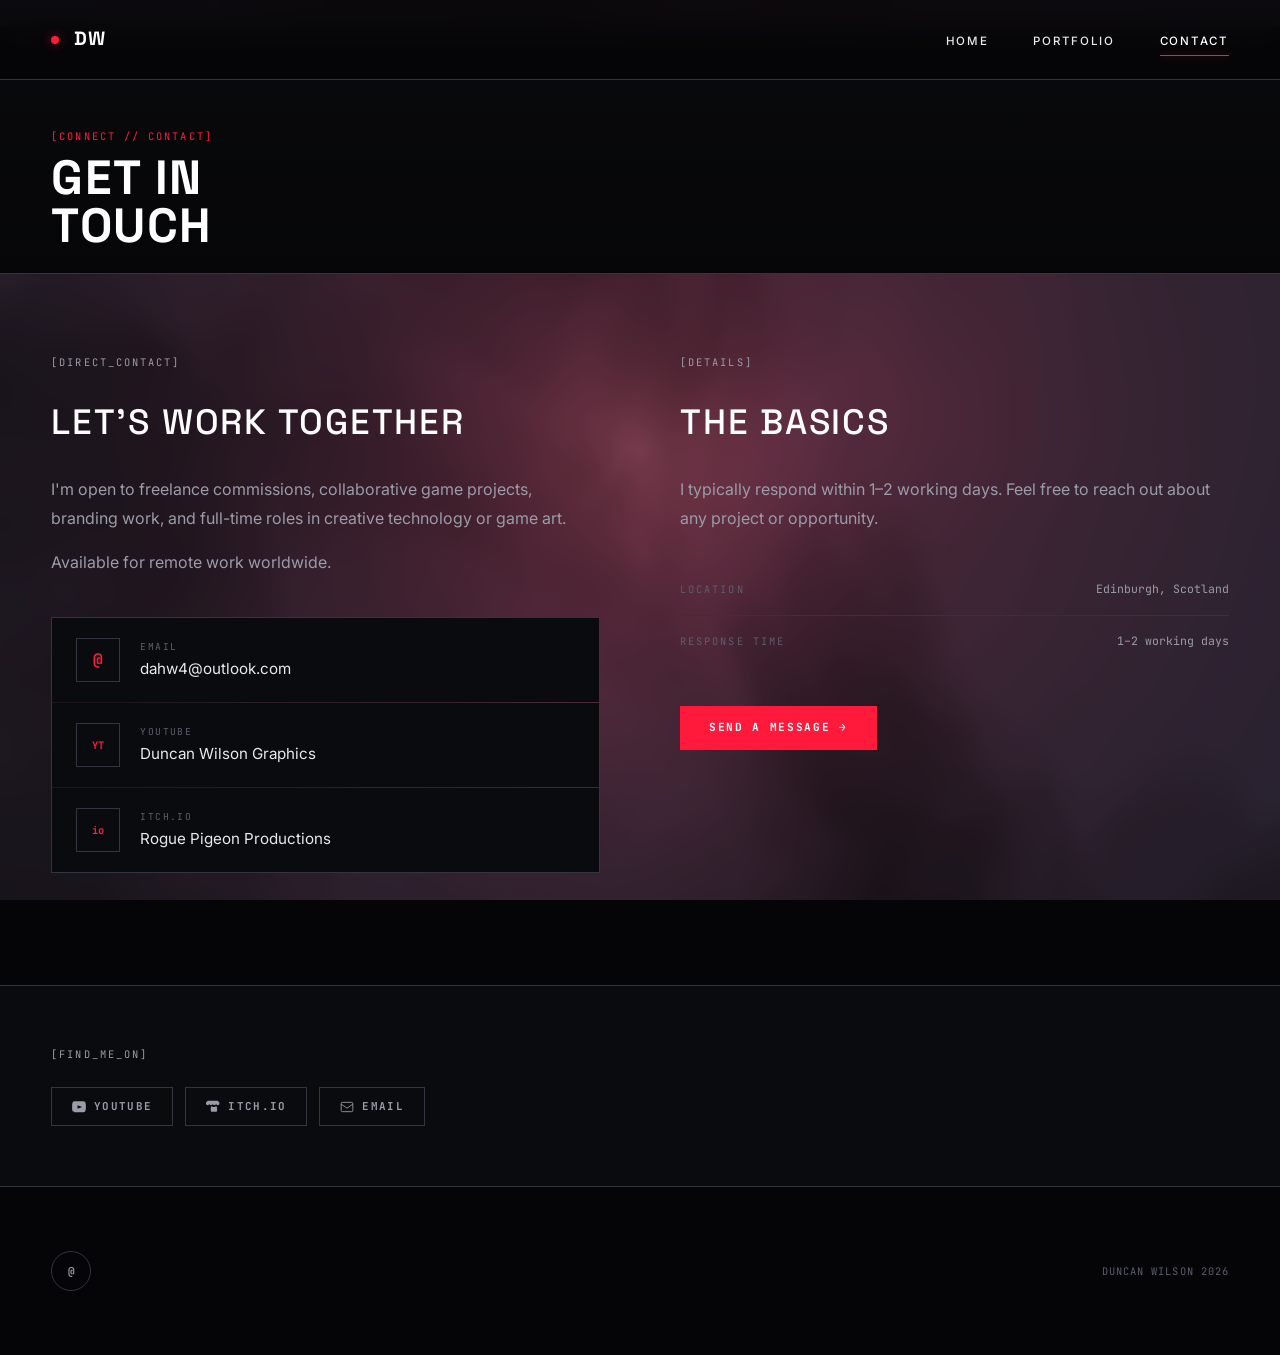
<file: contact.html>
﻿﻿<!DOCTYPE html>
<html lang="en">
<head>
    <meta charset="UTF-8">
    <meta name="viewport" content="width=device-width, initial-scale=1.0">
    <title>Contact — Duncan Wilson</title>
    <meta name="description" content="Get in touch with Duncan Wilson — Creative Technologist based in Edinburgh, Scotland.">
    <style>
        .contact-layout {
            display: grid;
            grid-template-columns: 1fr 1fr;
            gap: 5rem;
            align-items: start;
            padding-top: 80px;
            padding-bottom: 80px;
        }
        .contact-detail-row {
            display: flex;
            align-items: baseline;
            justify-content: space-between;
            padding: 1rem 0;
            border-bottom: 1px solid var(--line-dim);
            font-family: var(--font-mono);
            font-size: 0.72rem;
        }
        .contact-detail-row .micro-label { color: var(--text-dark); }
        .contact-detail-row span:last-child { color: var(--text-muted); text-align: right; }
        @media (max-width: 768px) {
            .contact-layout {
                grid-template-columns: 1fr;
                gap: 3rem;
                padding-top: 60px;
                padding-bottom: 60px;
            }
        }
    </style>
    <link rel="stylesheet" href="css/ethereal.css">
</head>
<body>

<canvas id="glcanvas"></canvas>
<svg class="ethereal-path" viewBox="0 0 100 100" preserveAspectRatio="none" aria-hidden="true">
    <path d="M-10,60 Q30,80 55,45 T110,30"></path>
</svg>

<nav id="main-nav" aria-label="Primary navigation">
    <a href="index.html" class="logo"><span class="logo-mark"></span>DW</a>
    <ul class="nav-links" id="nav-links">
        <li><a href="index.html">Home</a></li>
        <li class="nav-has-dropdown">
            <a href="portfolio.html">Portfolio</a>
            <ul class="nav-dropdown">
                <li><a href="portfolio.html#game-design">Game Design &amp; Animation</a></li>
                <li><a href="portfolio.html#graphics">2D Graphics</a></li>
            </ul>
        </li>
        <li><a href="contact.html" class="active">Contact</a></li>
    </ul>
    <button class="menu-toggle" id="menu-toggle" aria-label="Toggle navigation" aria-expanded="false">
        <span></span><span></span><span></span>
    </button>
</nav>

<main>

    <!-- Page hero -->
    <div class="page-hero" style="background:var(--surface-1); border-bottom:1px solid var(--line-dim);">
        <div class="page-hero__content">
            <span class="page-hero__eyebrow">[CONNECT // CONTACT]</span>
            <h1 class="page-hero__title">Get in<br>Touch</h1>
        </div>
    </div>

    <!-- Contact details -->
    <section class="container contact-layout">

        <!-- Left: intro + contact rows -->
        <div>
            <div class="micro-label" style="margin-bottom:1.5rem;">[DIRECT_CONTACT]</div>
            <h2 style="font-size:clamp(1.5rem,3vw,2.2rem); margin-bottom:1.5rem;">Let's Work Together</h2>
            <p style="margin-bottom:1rem;">
                I'm open to freelance commissions, collaborative game projects, branding work, and full-time roles in creative technology or game art.
            </p>
            <p style="margin-bottom:0;">
                Available for remote work worldwide.
            </p>

            <div class="contact-grid" style="margin-top:2.5rem;">
                <a href="mailto:dahw4@outlook.com" class="contact-row">
                    <div class="contact-row__icon">@</div>
                    <div>
                        <span class="contact-row__label">Email</span>
                        <span class="contact-row__value">dahw4@outlook.com</span>
                    </div>
                </a>
                <a href="https://www.youtube.com/c/DuncanWilsonGraphics/videos" target="_blank" rel="noopener" class="contact-row">
                    <div class="contact-row__icon" style="font-size:0.65rem;">YT</div>
                    <div>
                        <span class="contact-row__label">YouTube</span>
                        <span class="contact-row__value">Duncan Wilson Graphics</span>
                    </div>
                </a>
                <a href="https://roguepigeonproductions.itch.io/fae-far-away" target="_blank" rel="noopener" class="contact-row">
                    <div class="contact-row__icon" style="font-size:0.65rem;">io</div>
                    <div>
                        <span class="contact-row__label">itch.io</span>
                        <span class="contact-row__value">Rogue Pigeon Productions</span>
                    </div>
                </a>
            </div>
        </div>

        <!-- Right: details + CTA -->
        <div>
            <div class="micro-label" style="margin-bottom:1.5rem;">[DETAILS]</div>
            <h2 style="font-size:clamp(1.5rem,3vw,2.2rem); margin-bottom:1.5rem;">The Basics</h2>
            <p style="margin-bottom:2rem;">
                I typically respond within 1–2 working days. Feel free to reach out about any project or opportunity.
            </p>

            <div>
                <div class="contact-detail-row">
                    <span class="micro-label">Location</span>
                    <span>Edinburgh, Scotland</span>
                </div>
                <div class="contact-detail-row" style="border-bottom:none;">
                    <span class="micro-label">Response time</span>
                    <span>1–2 working days</span>
                </div>
            </div>

            <a href="mailto:dahw4@outlook.com" class="btn-crimson" style="margin-top:2.5rem; display:inline-flex; align-items:center; gap:8px;">
                Send a Message →
            </a>
        </div>

    </section>

    <!-- Social links band -->
    <section style="padding:60px var(--pad); background:var(--surface-1); border-top:1px solid var(--line-dim);">
        <div class="container">
            <div class="micro-label" style="margin-bottom:1.5rem;">[FIND_ME_ON]</div>
            <div class="social-row">
                <a href="https://www.youtube.com/c/DuncanWilsonGraphics/videos" target="_blank" rel="noopener" class="social-link">
                    <svg width="14" height="14" viewBox="0 0 24 24" fill="currentColor"><path d="M23.5 6.2s-.3-1.9-1.2-2.7c-1.1-1.2-2.4-1.2-3-1.3C16.7 2 12 2 12 2s-4.7 0-7.3.2c-.6.1-1.9.1-3 1.3C.8 4.3.5 6.2.5 6.2S.2 8.4.2 10.6v2.1c0 2.2.3 4.4.3 4.4s.3 1.9 1.2 2.7c1.1 1.2 2.6 1.1 3.3 1.2C7.2 21.2 12 21.2 12 21.2s4.7 0 7.3-.3c.6-.1 1.9-.1 3-1.3.9-.8 1.2-2.7 1.2-2.7s.3-2.2.3-4.4v-2c0-2.2-.3-4.4-.3-4.4zm-14 8.9V8.9l8 3.1-8 3.1z"/></svg>
                    YouTube
                </a>
                <a href="https://roguepigeonproductions.itch.io/fae-far-away" target="_blank" rel="noopener" class="social-link">
                    <svg width="14" height="14" viewBox="0 0 24 24" fill="currentColor"><path d="M3.1 1.4C2 2.1.1 4.2 0 4.8v1.3c0 1.6 1.5 3 2.8 3 1.6 0 2.9-1.3 2.9-2.9 0 1.6 1.3 2.9 2.9 2.9s2.9-1.3 2.9-2.9c0 1.6 1.3 2.9 2.9 2.9 1.6 0 2.9-1.3 2.9-2.9 0 1.6 1.3 2.9 2.9 2.9 1.3 0 2.8-1.4 2.8-3V4.8c-.1-.6-2-2.7-3.1-3.4H3.1zm7.5 9c-.5.1-1 .3-1.4.7-1 .8-1 2.6-1 3.3v4c0 .5.2.9.5 1.1 1.7 1 7.9 1 9.8 0 .3-.2.5-.6.5-1.1v-4c0-.7 0-2.5-1-3.3-.5-.4-1-.6-1.5-.7l-.7 1.5H11l-.4-1.5z"/></svg>
                    itch.io
                </a>
                <a href="mailto:dahw4@outlook.com" class="social-link">
                    <svg width="14" height="14" viewBox="0 0 24 24" fill="none" stroke="currentColor" stroke-width="1.5"><rect x="2" y="4" width="20" height="16" rx="2"/><path d="M2 7l10 7 10-7"/></svg>
                    Email
                </a>
            </div>
        </div>
    </section>

</main>

<footer>
    <div class="social-circles">
        <a href="mailto:dahw4@outlook.com" class="social-circle" title="Email">@</a>
    </div>
    <div class="copyright">DUNCAN WILSON 2026</div>
</footer>

<script src="js/main.js"></script>
</body>
</html>
</file>
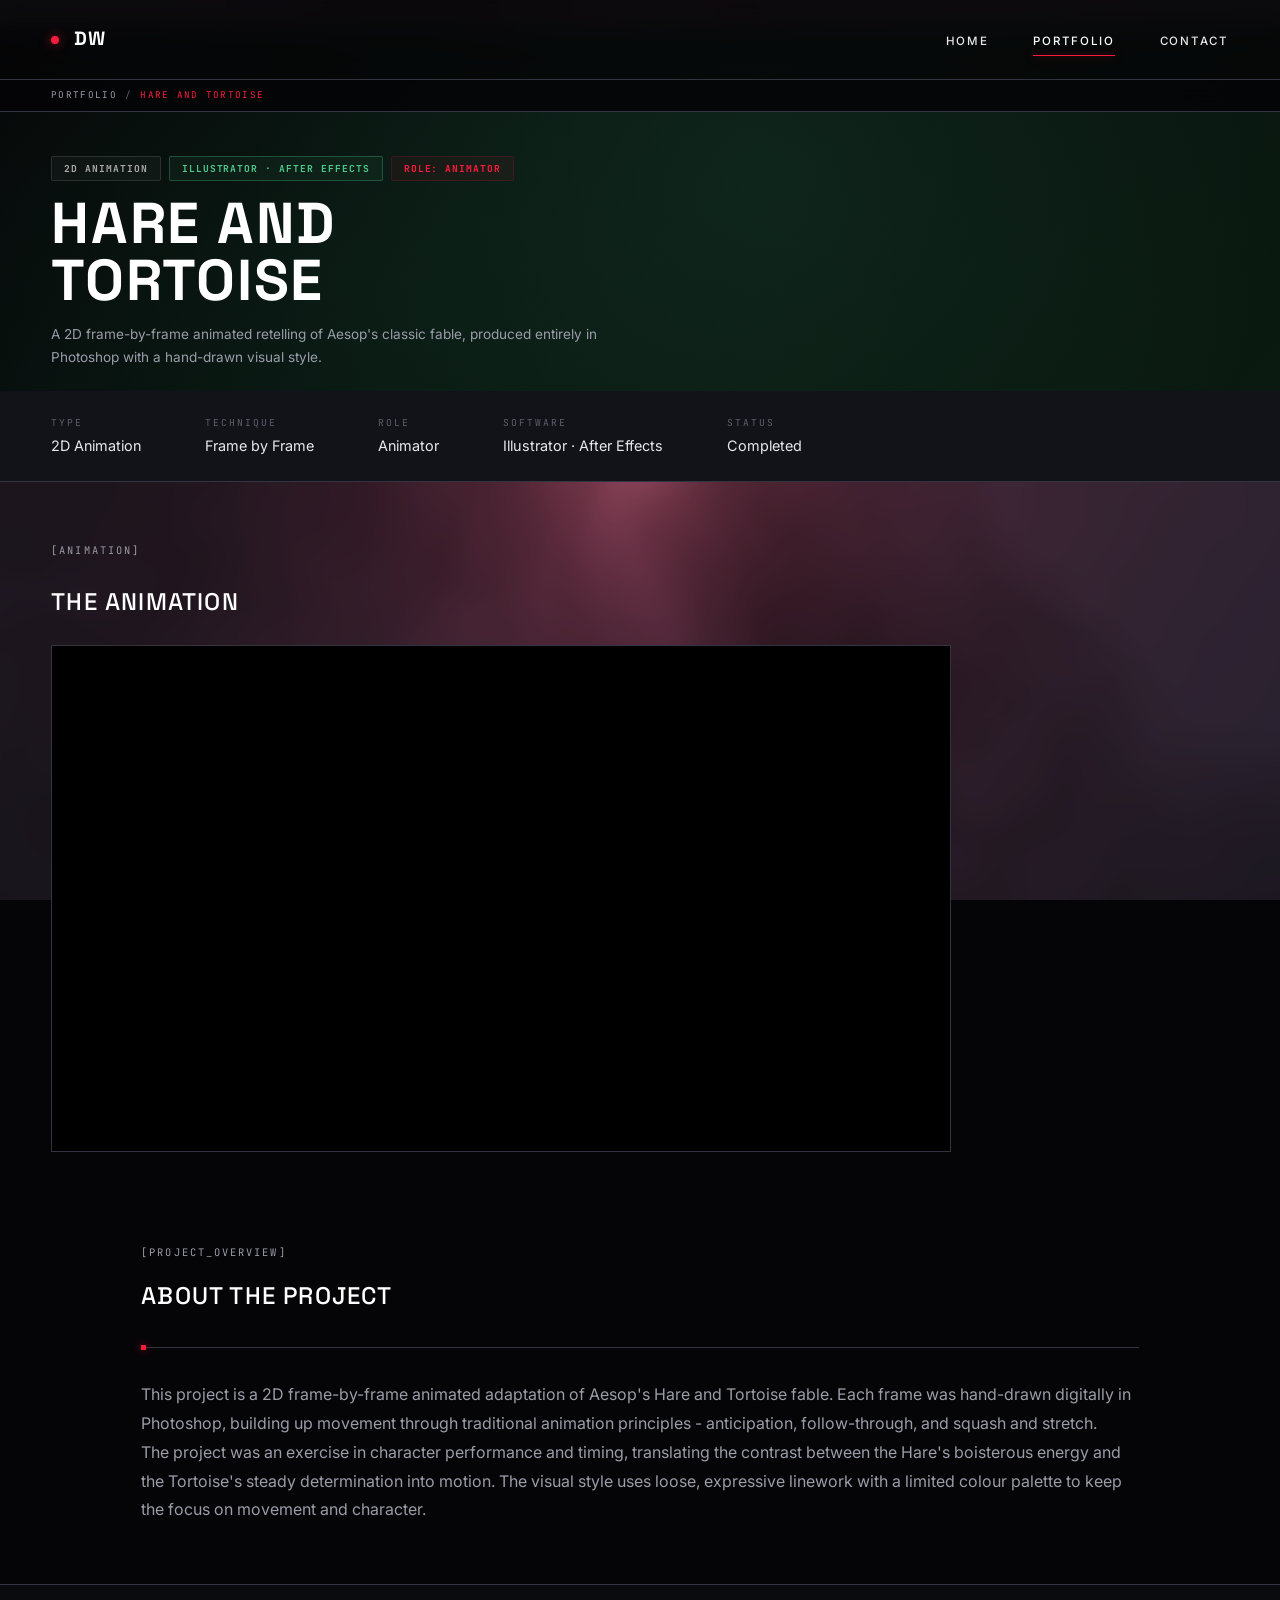
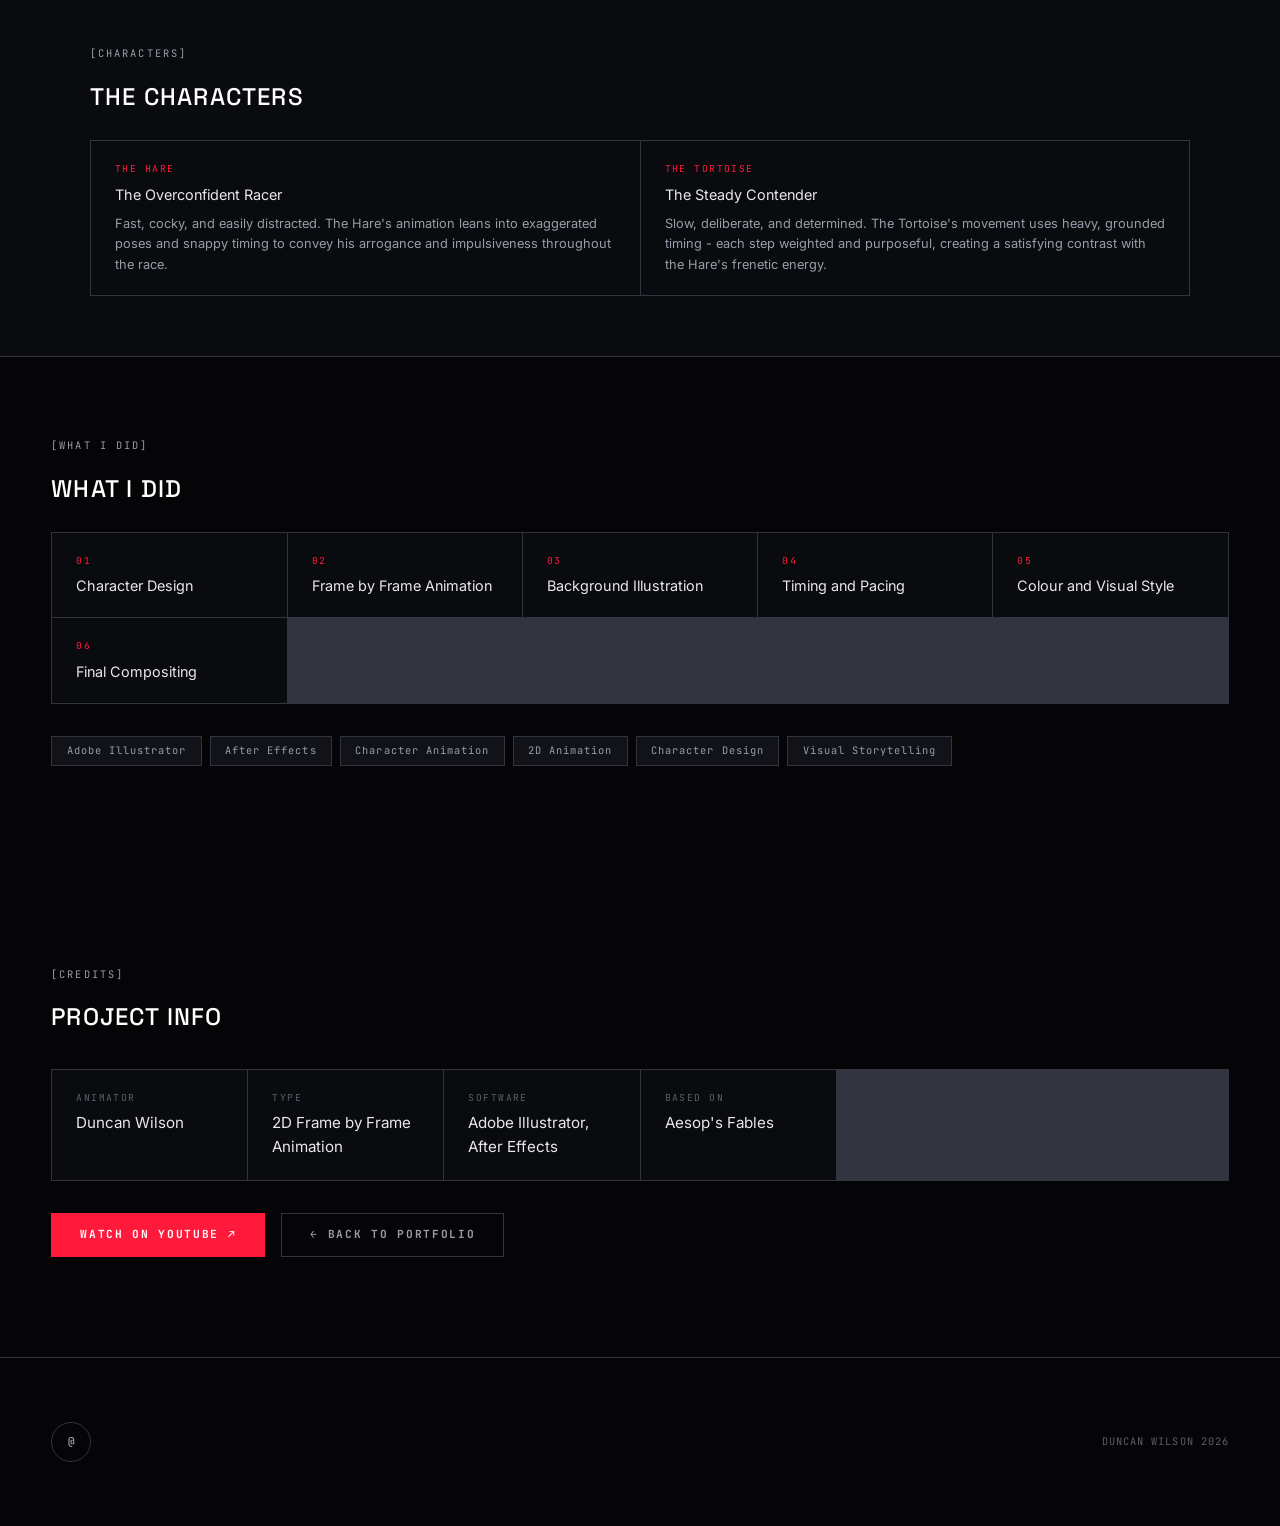
<file: hare-and-tortoise.html>
﻿﻿﻿﻿﻿﻿<!DOCTYPE html>
<html lang="en">
<head>
    <meta charset="UTF-8">
    <meta name="viewport" content="width=device-width, initial-scale=1.0">
    <title>Hare and Tortoise — Duncan Wilson</title>
    <meta name="description" content="2D frame-by-frame animation of the Hare and Tortoise fable by Duncan Wilson.">
    <link rel="stylesheet" href="css/ethereal.css">
    <style>
        .game-hero {
            display: flex; align-items: flex-end;
            padding-top: var(--nav-h);
            position: relative; overflow: hidden;
            background: linear-gradient(135deg, #050507 0%, #07110f 40%, #0a1a10 100%);
        }
        .game-hero::before {
            content: ''; position: absolute; inset: 0;
            background: radial-gradient(circle at 60% 40%, rgba(80,200,140,0.09) 0%, transparent 65%);
        }
        .game-hero::after {
            content: ''; position: absolute; inset: 0;
            background: radial-gradient(circle at 25% 70%, rgba(60,180,100,0.06) 0%, transparent 60%);
        }
        .game-hero__content { position: relative; z-index: 2; width: 100%; padding: clamp(0.75rem,2vh,1.5rem) var(--pad) clamp(1rem,2.5vh,1.75rem); }
        .game-tag { font-family: var(--font-mono); font-size: 0.6rem; padding: 4px 12px; border-radius: 2px; letter-spacing: 0.1em; font-weight: 700; }
        .game-tag-green  { color: #50c88c; border: 1px solid rgba(80,200,140,0.3); background: rgba(80,200,140,0.06); }
        .game-tag-you    { color: var(--crimson-core); border: 1px solid var(--crimson-dim); background: rgba(255,26,60,0.06); }
        .game-tag-studio { color: #aaa; border: 1px solid rgba(200,200,200,0.15); background: rgba(255,255,255,0.03); }
        .contrib-grid { display: grid; grid-template-columns: repeat(auto-fill, minmax(min(100%,220px),1fr)); gap: 1px; background: var(--line-dim); border: 1px solid var(--line-dim); margin-top: 1.5rem; }
        .char-grid { display: grid; grid-template-columns: 1fr 1fr; gap: 1px; background: var(--line-dim); border: 1px solid var(--line-dim); margin-top: 1.5rem; }
        @media (max-width: 560px) { .char-grid { grid-template-columns: 1fr; } }
        .contrib-item { background: var(--surface-1); padding: 1.25rem 1.5rem; transition: background 0.2s; }
        .contrib-item:hover { background: var(--surface-2); }
        .contrib-item__label { font-family: var(--font-mono); font-size: 0.6rem; color: var(--crimson-core); letter-spacing: 0.15em; text-transform: uppercase; display: block; margin-bottom: 6px; }
        .contrib-item__title { font-size: 0.9rem; color: var(--text-main); }
        @media (max-width: 768px) {
            .game-hero { min-height: unset !important; padding-top: var(--nav-h); align-items: flex-end; }
            .game-hero__content { padding: 0 var(--pad) 1rem; }
            .meta-bar { padding-top: 0.6rem; gap: 1rem; flex-wrap: wrap; }
        }
    </style>
</head>
<body>

<canvas id="glcanvas"></canvas>
<svg class="ethereal-path" viewBox="0 0 100 100" preserveAspectRatio="none" aria-hidden="true">
    <path d="M110,20 Q70,40 50,60 T-10,80"></path>
</svg>

<nav id="main-nav" aria-label="Primary navigation">
    <a href="index.html" class="logo"><span class="logo-mark"></span>DW</a>
    <ul class="nav-links" id="nav-links">
        <li><a href="index.html">Home</a></li>
        <li class="nav-has-dropdown">
            <a href="portfolio.html" class="active">Portfolio</a>
            <ul class="nav-dropdown">
                <li><a href="portfolio.html#game-design">Game Design &amp; Animation</a></li>
                <li><a href="portfolio.html#graphics">2D Graphics</a></li>
            </ul>
        </li>
        <li><a href="contact.html">Contact</a></li>
    </ul>
    <button class="menu-toggle" id="menu-toggle" aria-label="Toggle navigation" aria-expanded="false">
        <span></span><span></span><span></span>
    </button>
</nav>
<div class="page-breadcrumb" aria-label="breadcrumb">
    <a href="portfolio.html">Portfolio</a>
    <span aria-hidden="true"> / </span>
    <span>Hare and Tortoise</span>
</div>

<main>

    <!-- Hero -->
    <div class="game-hero">
        <div class="game-hero__content">
            <div style="display:flex; gap:0.5rem; flex-wrap:wrap; margin-bottom:0.85rem;">
                <span class="game-tag game-tag-studio">2D ANIMATION</span>
                <span class="game-tag game-tag-green">ILLUSTRATOR · AFTER EFFECTS</span>
                <span class="game-tag game-tag-you">ROLE: ANIMATOR</span>
            </div>
            <h1 style="font-size:clamp(2rem,4.5vw,4rem); font-family:var(--font-display); font-weight:700; text-transform:uppercase; letter-spacing:0.03em; color:var(--text-pure); line-height:1; margin-bottom:0.85rem;">Hare and<br>Tortoise</h1>
            <p style="max-width:560px; font-size:0.85rem; color:var(--text-muted); line-height:1.65; margin:0;">
                A 2D frame-by-frame animated retelling of Aesop's classic fable, produced entirely in Photoshop with a hand-drawn visual style.
            </p>
        </div>
    </div>

    <!-- Meta bar -->
    <div class="meta-bar">
        <div class="meta-bar__item"><span class="meta-bar__label">Type</span><span class="meta-bar__value">2D Animation</span></div>
        <div class="meta-bar__item"><span class="meta-bar__label">Technique</span><span class="meta-bar__value">Frame by Frame</span></div>
        <div class="meta-bar__item"><span class="meta-bar__label">Role</span><span class="meta-bar__value meta-bar__value-accent">Animator</span></div>
        <div class="meta-bar__item"><span class="meta-bar__label">Software</span><span class="meta-bar__value">Illustrator · After Effects</span></div>
        <div class="meta-bar__item"><span class="meta-bar__label">Status</span><span class="meta-bar__value">Completed</span></div>
    </div>

    <!-- Animation embed -->
    <section class="container" style="padding-top:60px; padding-bottom:40px;">
        <div class="micro-label" style="margin-bottom:1.5rem;">[ANIMATION]</div>
        <h2 style="margin-bottom:1.5rem;">The Animation</h2>
        <div class="video-embed">
            <iframe
                src="https://www.youtube.com/embed/hGuk_rTJmQg"
                title="Hare and Tortoise - 2D Animation"
                frameborder="0"
                loading="lazy"
                allow="accelerometer; autoplay; clipboard-write; encrypted-media; gyroscope; picture-in-picture; web-share"
                allowfullscreen
                >
            </iframe>
        </div>
    </section>

    <!-- Overview -->
    <section class="container content-narrow" style="padding-top:20px; padding-bottom:60px;">
        <div class="micro-label" style="margin-bottom:1rem;">[PROJECT_OVERVIEW]</div>
        <h2>About the Project</h2>
        <div class="sys-line"></div>
        <p>This project is a 2D frame-by-frame animated adaptation of Aesop's Hare and Tortoise fable. Each frame was hand-drawn digitally in Photoshop, building up movement through traditional animation principles - anticipation, follow-through, and squash and stretch.</p>
        <p>The project was an exercise in character performance and timing, translating the contrast between the Hare's boisterous energy and the Tortoise's steady determination into motion. The visual style uses loose, expressive linework with a limited colour palette to keep the focus on movement and character.</p>
    </section>

    <!-- Characters -->
    <section style="padding:60px var(--pad); background:var(--surface-1); border-top:1px solid var(--line-dim); border-bottom:1px solid var(--line-dim);">
        <div class="container content-narrow">
            <div class="micro-label" style="margin-bottom:1rem;">[CHARACTERS]</div>
            <h2>The Characters</h2>
            <div class="char-grid">
                <div class="contrib-item">
                    <span class="contrib-item__label">The Hare</span>
                    <div class="contrib-item__title">The Overconfident Racer</div>
                    <p style="font-size:0.8rem; color:var(--text-muted); margin-top:0.5rem; line-height:1.6;">Fast, cocky, and easily distracted. The Hare's animation leans into exaggerated poses and snappy timing to convey his arrogance and impulsiveness throughout the race.</p>
                </div>
                <div class="contrib-item">
                    <span class="contrib-item__label">The Tortoise</span>
                    <div class="contrib-item__title">The Steady Contender</div>
                    <p style="font-size:0.8rem; color:var(--text-muted); margin-top:0.5rem; line-height:1.6;">Slow, deliberate, and determined. The Tortoise's movement uses heavy, grounded timing - each step weighted and purposeful, creating a satisfying contrast with the Hare's frenetic energy.</p>
                </div>
            </div>
        </div>
    </section>

    <!-- Contributions -->
    <section style="padding:80px var(--pad);">
        <div class="container">
            <div class="micro-label" style="margin-bottom:1rem;">[WHAT I DID]</div>
            <h2>What I Did</h2>
            <div class="contrib-grid">
                <div class="contrib-item"><span class="contrib-item__label">01</span><div class="contrib-item__title">Character Design</div></div>
                <div class="contrib-item"><span class="contrib-item__label">02</span><div class="contrib-item__title">Frame by Frame Animation</div></div>
                <div class="contrib-item"><span class="contrib-item__label">03</span><div class="contrib-item__title">Background Illustration</div></div>
                <div class="contrib-item"><span class="contrib-item__label">04</span><div class="contrib-item__title">Timing and Pacing</div></div>
                <div class="contrib-item"><span class="contrib-item__label">05</span><div class="contrib-item__title">Colour and Visual Style</div></div>
                <div class="contrib-item"><span class="contrib-item__label">06</span><div class="contrib-item__title">Final Compositing</div></div>
            </div>
            <div class="skill-tags" style="margin-top:2rem;">
                <span class="skill-tag">Adobe Illustrator</span>
                <span class="skill-tag">After Effects</span>
                <span class="skill-tag">Character Animation</span>
                <span class="skill-tag">2D Animation</span>
                <span class="skill-tag">Character Design</span>
                <span class="skill-tag">Visual Storytelling</span>
            </div>
        </div>
    </section>

    <!-- Credits -->
    <section class="container" style="padding-bottom:100px;">
        <div class="micro-label" style="margin-bottom:1rem;">[CREDITS]</div>
        <h2>Project Info</h2>
        <div class="credits-grid">
            <div class="credits-grid__cell"><span class="credits-grid__role">Animator</span><span class="credits-grid__name credits-grid__name-highlight">Duncan Wilson</span></div>
            <div class="credits-grid__cell"><span class="credits-grid__role">Type</span><span class="credits-grid__name">2D Frame by Frame Animation</span></div>
            <div class="credits-grid__cell"><span class="credits-grid__role">Software</span><span class="credits-grid__name">Adobe Illustrator, After Effects</span></div>
            <div class="credits-grid__cell"><span class="credits-grid__role">Based on</span><span class="credits-grid__name">Aesop's Fables</span></div>
        </div>
        <div style="margin-top:2rem; display:flex; gap:1rem; flex-wrap:wrap;">
            <a href="https://www.youtube.com/watch?v=hGuk_rTJmQg" target="_blank" rel="noopener" class="btn-crimson">Watch on YouTube ↗</a>
            <a href="portfolio.html" class="btn-ghost">← Back to Portfolio</a>
        </div>
    </section>

</main>

<footer>
    <div class="social-circles">
        <a href="mailto:dahw4@outlook.com" class="social-circle" title="Email">@</a>
    </div>
    <div class="copyright">DUNCAN WILSON 2026</div>
</footer>

<script src="js/main.js"></script>
</body>
</html>
</file>
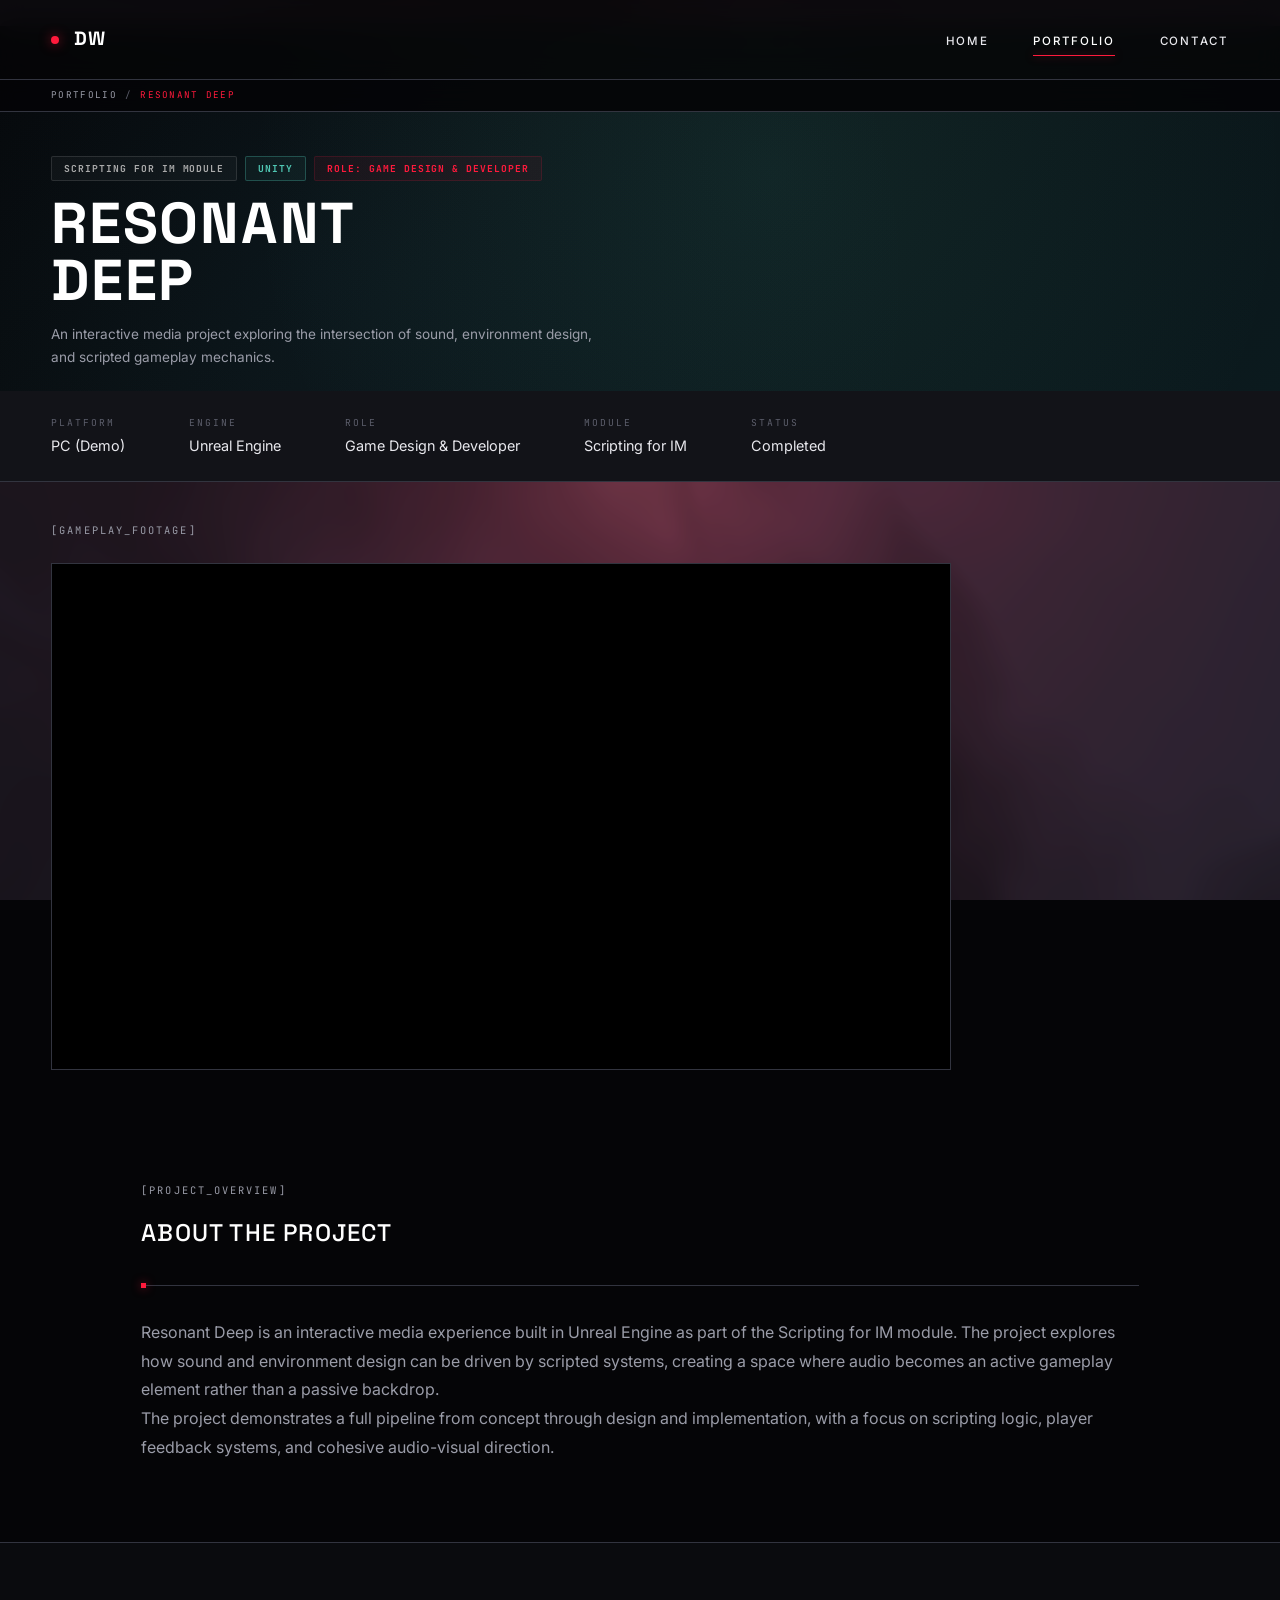
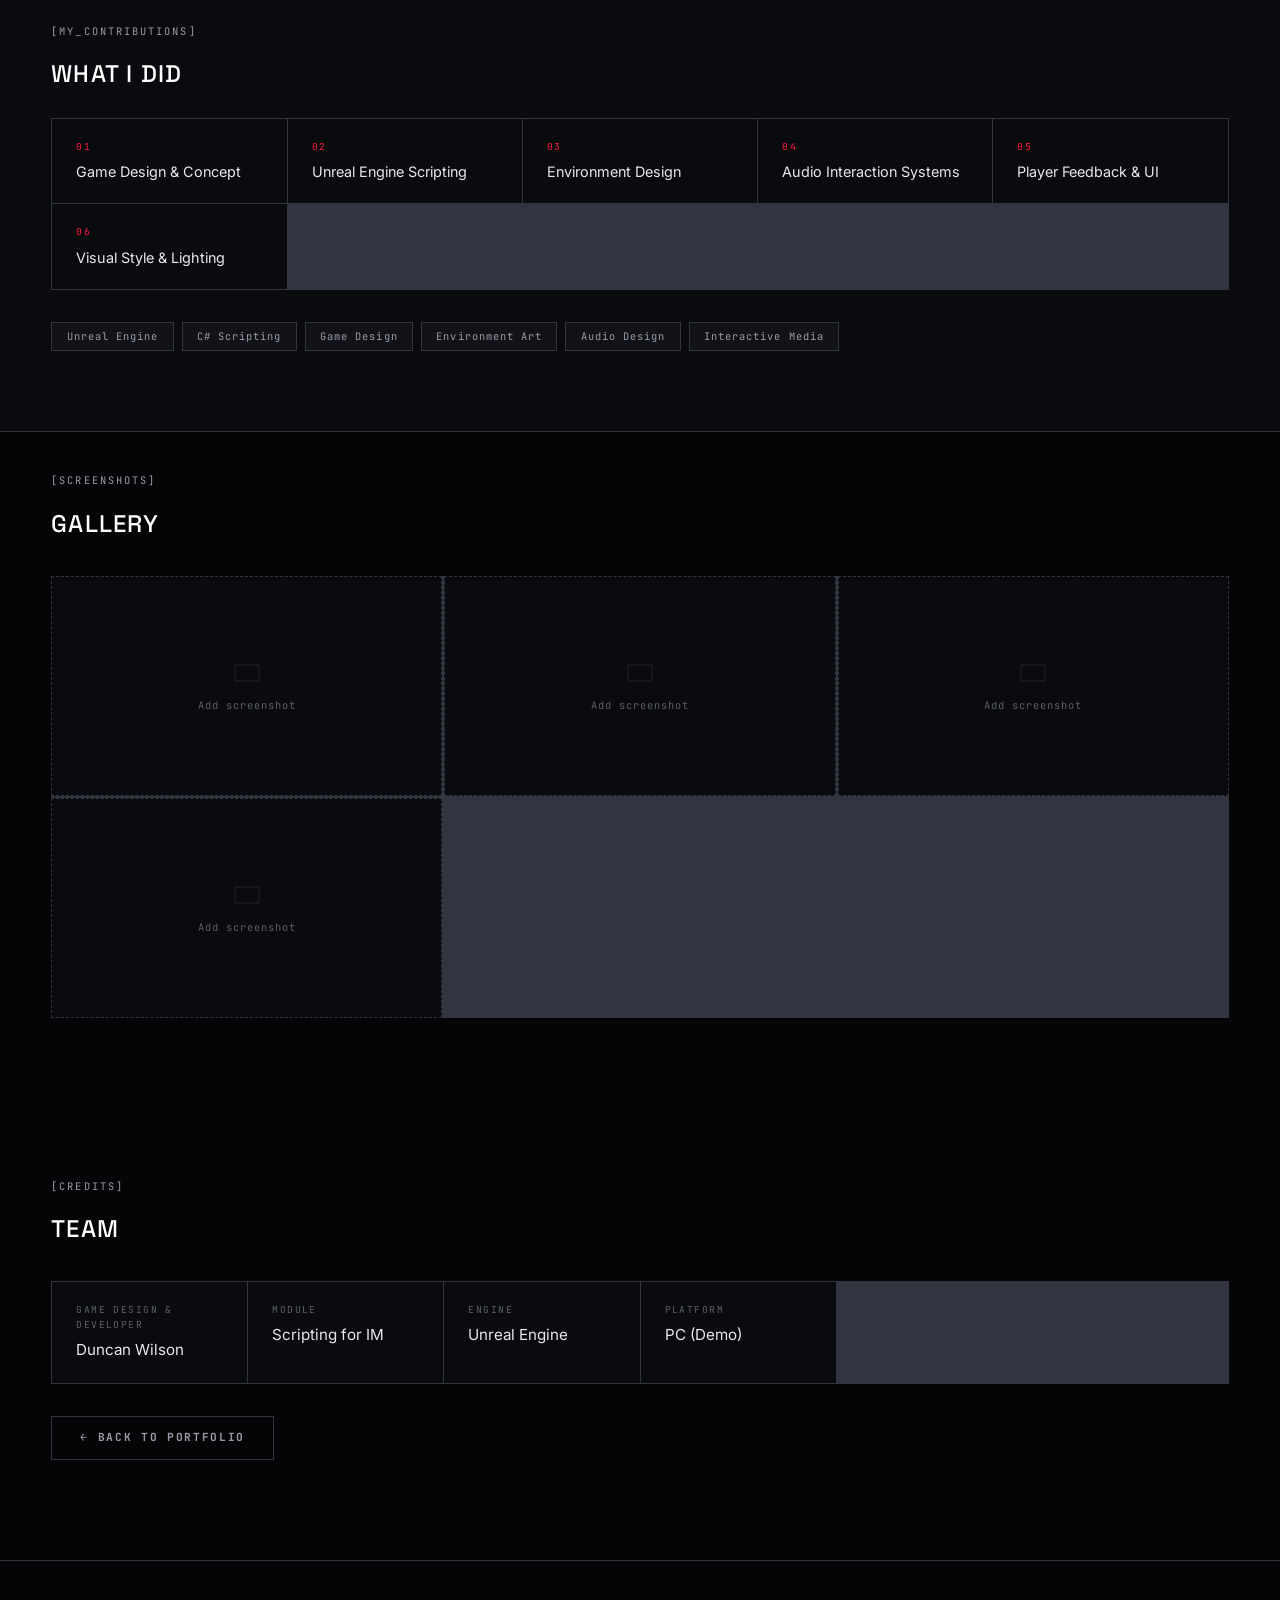
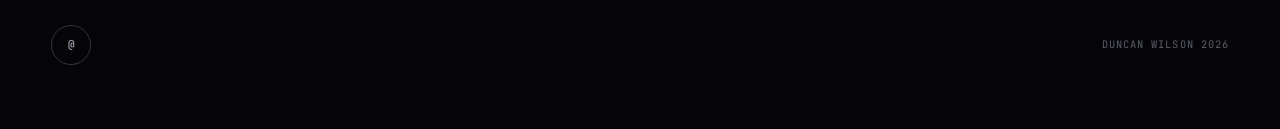
<file: resonant-deep.html>
﻿﻿﻿﻿﻿﻿<!DOCTYPE html>
<html lang="en">
<head>
    <meta charset="UTF-8">
    <meta name="viewport" content="width=device-width, initial-scale=1.0">
    <title>Resonant Deep — Duncan Wilson</title>
    <meta name="description" content="Game design case study for Resonant Deep — scripting and interactive media project by Duncan Wilson.">
    <link rel="stylesheet" href="css/ethereal.css">
    <style>
        .game-hero {
            display: flex; align-items: flex-end;
            padding-top: var(--nav-h);
            position: relative; overflow: hidden;
            background: linear-gradient(135deg, #050507 0%, #0a1012 40%, #0b1a1e 100%);
        }
        .game-hero::before {
            content: ''; position: absolute; inset: 0;
            background: radial-gradient(circle at 60% 40%, rgba(80,200,180,0.1) 0%, transparent 65%);
        }
        .game-hero::after {
            content: ''; position: absolute; inset: 0;
            background: radial-gradient(circle at 25% 70%, rgba(40,120,160,0.08) 0%, transparent 60%);
        }
        .game-hero__content { position: relative; z-index: 2; width: 100%; padding: clamp(0.75rem,2vh,1.5rem) var(--pad) clamp(1rem,2.5vh,1.75rem); }
        .game-tag { font-family: var(--font-mono); font-size: 0.6rem; padding: 4px 12px; border-radius: 2px; letter-spacing: 0.1em; font-weight: 700; }
        .game-tag-teal   { color: #50c8b4; border: 1px solid rgba(80,200,180,0.3); background: rgba(80,200,180,0.06); }
        .game-tag-you    { color: var(--crimson-core); border: 1px solid var(--crimson-dim); background: rgba(255,26,60,0.06); }
        .game-tag-studio { color: #aaa; border: 1px solid rgba(200,200,200,0.15); background: rgba(255,255,255,0.03); }
        .contrib-grid { display: grid; grid-template-columns: repeat(auto-fill, minmax(min(100%,220px),1fr)); gap: 1px; background: var(--line-dim); border: 1px solid var(--line-dim); margin-top: 1.5rem; }
        .contrib-item { background: var(--surface-1); padding: 1.25rem 1.5rem; transition: background 0.2s; }
        .contrib-item:hover { background: var(--surface-2); }
        .contrib-item__label { font-family: var(--font-mono); font-size: 0.6rem; color: var(--crimson-core); letter-spacing: 0.15em; text-transform: uppercase; display: block; margin-bottom: 6px; }
        .contrib-item__title { font-size: 0.9rem; color: var(--text-main); }
        @media (max-width: 768px) {
            .game-hero {
                min-height: unset !important;
                padding-top: var(--nav-h);
                align-items: flex-end;
            }
            .game-hero__content {
                padding: 0 var(--pad) 1rem;
            }
            .game-hero__title { font-size: clamp(1.7rem, 9vw, 2.4rem) !important; line-height: 1 !important; }
            .meta-bar { padding-top: 0.6rem; gap: 1rem; flex-wrap: wrap; }
        }
    </style>
</head>
<body>

<canvas id="glcanvas"></canvas>
<svg class="ethereal-path" viewBox="0 0 100 100" preserveAspectRatio="none" aria-hidden="true">
    <path d="M110,30 Q70,50 50,70 T-10,90"></path>
</svg>

<nav id="main-nav" aria-label="Primary navigation">
    <a href="index.html" class="logo"><span class="logo-mark"></span>DW</a>
    <ul class="nav-links" id="nav-links">
        <li><a href="index.html">Home</a></li>
        <li class="nav-has-dropdown">
            <a href="portfolio.html" class="active">Portfolio</a>
            <ul class="nav-dropdown">
                <li><a href="portfolio.html#game-design">Game Design &amp; Animation</a></li>
                <li><a href="portfolio.html#graphics">2D Graphics</a></li>
            </ul>
        </li>
        <li><a href="contact.html">Contact</a></li>
    </ul>
    <button class="menu-toggle" id="menu-toggle" aria-label="Toggle navigation" aria-expanded="false">
        <span></span><span></span><span></span>
    </button>
</nav>
<div class="page-breadcrumb" aria-label="breadcrumb">
    <a href="portfolio.html">Portfolio</a>
    <span aria-hidden="true"> / </span>
    <span>Resonant Deep</span>
</div>

<main>

    <!-- Game hero -->
    <div class="game-hero">
        <div class="game-hero__content">
            <div style="display:flex; gap:0.5rem; flex-wrap:wrap; margin-bottom:0.85rem;">
                <span class="game-tag game-tag-studio">SCRIPTING FOR IM MODULE</span>
                <span class="game-tag game-tag-teal">UNITY</span>
                <span class="game-tag game-tag-you">ROLE: GAME DESIGN &amp; DEVELOPER</span>
            </div>
            <h1 style="font-size:clamp(2rem,4.5vw,4rem); font-family:var(--font-display); font-weight:700; text-transform:uppercase; letter-spacing:0.03em; color:var(--text-pure); line-height:1; margin-bottom:0.85rem;">Resonant<br>Deep</h1>
            <p style="max-width:560px; font-size:0.85rem; color:var(--text-muted); line-height:1.65; margin:0;">
                An interactive media project exploring the intersection of sound, environment design, and scripted gameplay mechanics.
            </p>
        </div>
    </div>

    <!-- Meta bar -->
    <div class="meta-bar">
        <div class="meta-bar__item"><span class="meta-bar__label">Platform</span><span class="meta-bar__value">PC (Demo)</span></div>
        <div class="meta-bar__item"><span class="meta-bar__label">Engine</span><span class="meta-bar__value">Unreal Engine</span></div>
        <div class="meta-bar__item"><span class="meta-bar__label">Role</span><span class="meta-bar__value meta-bar__value-accent">Game Design &amp; Developer</span></div>
        <div class="meta-bar__item"><span class="meta-bar__label">Module</span><span class="meta-bar__value">Scripting for IM</span></div>
        <div class="meta-bar__item"><span class="meta-bar__label">Status</span><span class="meta-bar__value">Completed</span></div>
    </div>

    <!-- Video embed -->
    <section class="container" style="padding-top:40px; padding-bottom:40px;">
        <div class="micro-label" style="margin-bottom:1.5rem;">[GAMEPLAY_FOOTAGE]</div>
        <div class="video-embed">
            <iframe
                src="https://www.youtube.com/embed/LXwTEH21vOo"
                title="Resonant Deep — Gameplay Demo"
                frameborder="0"
                allow="accelerometer; autoplay; clipboard-write; encrypted-media; gyroscope; picture-in-picture; web-share"
                allowfullscreen
                >
            </iframe>
        </div>
    </section>

    <!-- Overview -->
    <section class="container content-narrow" style="padding-top:40px; padding-bottom:80px;">
        <div class="micro-label" style="margin-bottom:1rem;">[PROJECT_OVERVIEW]</div>
        <h2>About the Project</h2>
        <div class="sys-line"></div>
        <p>Resonant Deep is an interactive media experience built in Unreal Engine as part of the Scripting for IM module. The project explores how sound and environment design can be driven by scripted systems, creating a space where audio becomes an active gameplay element rather than a passive backdrop.</p>
        <p>The project demonstrates a full pipeline from concept through design and implementation, with a focus on scripting logic, player feedback systems, and cohesive audio-visual direction.</p>
    </section>

    <!-- Contributions -->
    <section style="padding:80px var(--pad); background:var(--surface-1); border-top:1px solid var(--line-dim); border-bottom:1px solid var(--line-dim);">
        <div class="container">
            <div class="micro-label" style="margin-bottom:1rem;">[MY_CONTRIBUTIONS]</div>
            <h2>What I Did</h2>
            <div class="contrib-grid">
                <div class="contrib-item"><span class="contrib-item__label">01</span><div class="contrib-item__title">Game Design &amp; Concept</div></div>
                <div class="contrib-item"><span class="contrib-item__label">02</span><div class="contrib-item__title">Unreal Engine Scripting</div></div>
                <div class="contrib-item"><span class="contrib-item__label">03</span><div class="contrib-item__title">Environment Design</div></div>
                <div class="contrib-item"><span class="contrib-item__label">04</span><div class="contrib-item__title">Audio Interaction Systems</div></div>
                <div class="contrib-item"><span class="contrib-item__label">05</span><div class="contrib-item__title">Player Feedback &amp; UI</div></div>
                <div class="contrib-item"><span class="contrib-item__label">06</span><div class="contrib-item__title">Visual Style &amp; Lighting</div></div>
            </div>
            <div class="skill-tags" style="margin-top:2rem;">
                <span class="skill-tag">Unreal Engine</span>
                <span class="skill-tag">C# Scripting</span>
                <span class="skill-tag">Game Design</span>
                <span class="skill-tag">Environment Art</span>
                <span class="skill-tag">Audio Design</span>
                <span class="skill-tag">Interactive Media</span>
            </div>
        </div>
    </section>

    <!-- Screenshots -->
    <section class="container" style="padding-top:40px; padding-bottom:40px;">
        <div class="micro-label" style="margin-bottom:1rem;">[SCREENSHOTS]</div>
        <h2>Gallery</h2>
        <div class="screenshot-grid">
            <div class="screenshot-ph"><svg width="32" height="32" fill="none"><rect x="4" y="8" width="24" height="16" stroke="rgba(255,255,255,0.1)" stroke-width="1"/></svg>Add screenshot</div>
            <div class="screenshot-ph"><svg width="32" height="32" fill="none"><rect x="4" y="8" width="24" height="16" stroke="rgba(255,255,255,0.1)" stroke-width="1"/></svg>Add screenshot</div>
            <div class="screenshot-ph"><svg width="32" height="32" fill="none"><rect x="4" y="8" width="24" height="16" stroke="rgba(255,255,255,0.1)" stroke-width="1"/></svg>Add screenshot</div>
            <div class="screenshot-ph"><svg width="32" height="32" fill="none"><rect x="4" y="8" width="24" height="16" stroke="rgba(255,255,255,0.1)" stroke-width="1"/></svg>Add screenshot</div>
        </div>
    </section>

    <!-- Credits -->
    <section class="container" style="padding-bottom:100px;">
        <div class="micro-label" style="margin-bottom:1rem;">[CREDITS]</div>
        <h2>Team</h2>
        <div class="credits-grid">
            <div class="credits-grid__cell"><span class="credits-grid__role">Game Design &amp; Developer</span><span class="credits-grid__name credits-grid__name-highlight">Duncan Wilson</span></div>
            <div class="credits-grid__cell"><span class="credits-grid__role">Module</span><span class="credits-grid__name">Scripting for IM</span></div>
            <div class="credits-grid__cell"><span class="credits-grid__role">Engine</span><span class="credits-grid__name">Unreal Engine</span></div>
            <div class="credits-grid__cell"><span class="credits-grid__role">Platform</span><span class="credits-grid__name">PC (Demo)</span></div>
        </div>
        <div style="margin-top:2rem; display:flex; gap:1rem; flex-wrap:wrap;">
            <a href="portfolio.html" class="btn-ghost">← Back to Portfolio</a>
        </div>
    </section>

</main>

<footer>
    <div class="social-circles">
        <a href="mailto:dahw4@outlook.com" class="social-circle" title="Email">@</a>
    </div>
    <div class="copyright">DUNCAN WILSON 2026</div>
</footer>

<script src="js/main.js"></script>
</body>
</html>
</file>
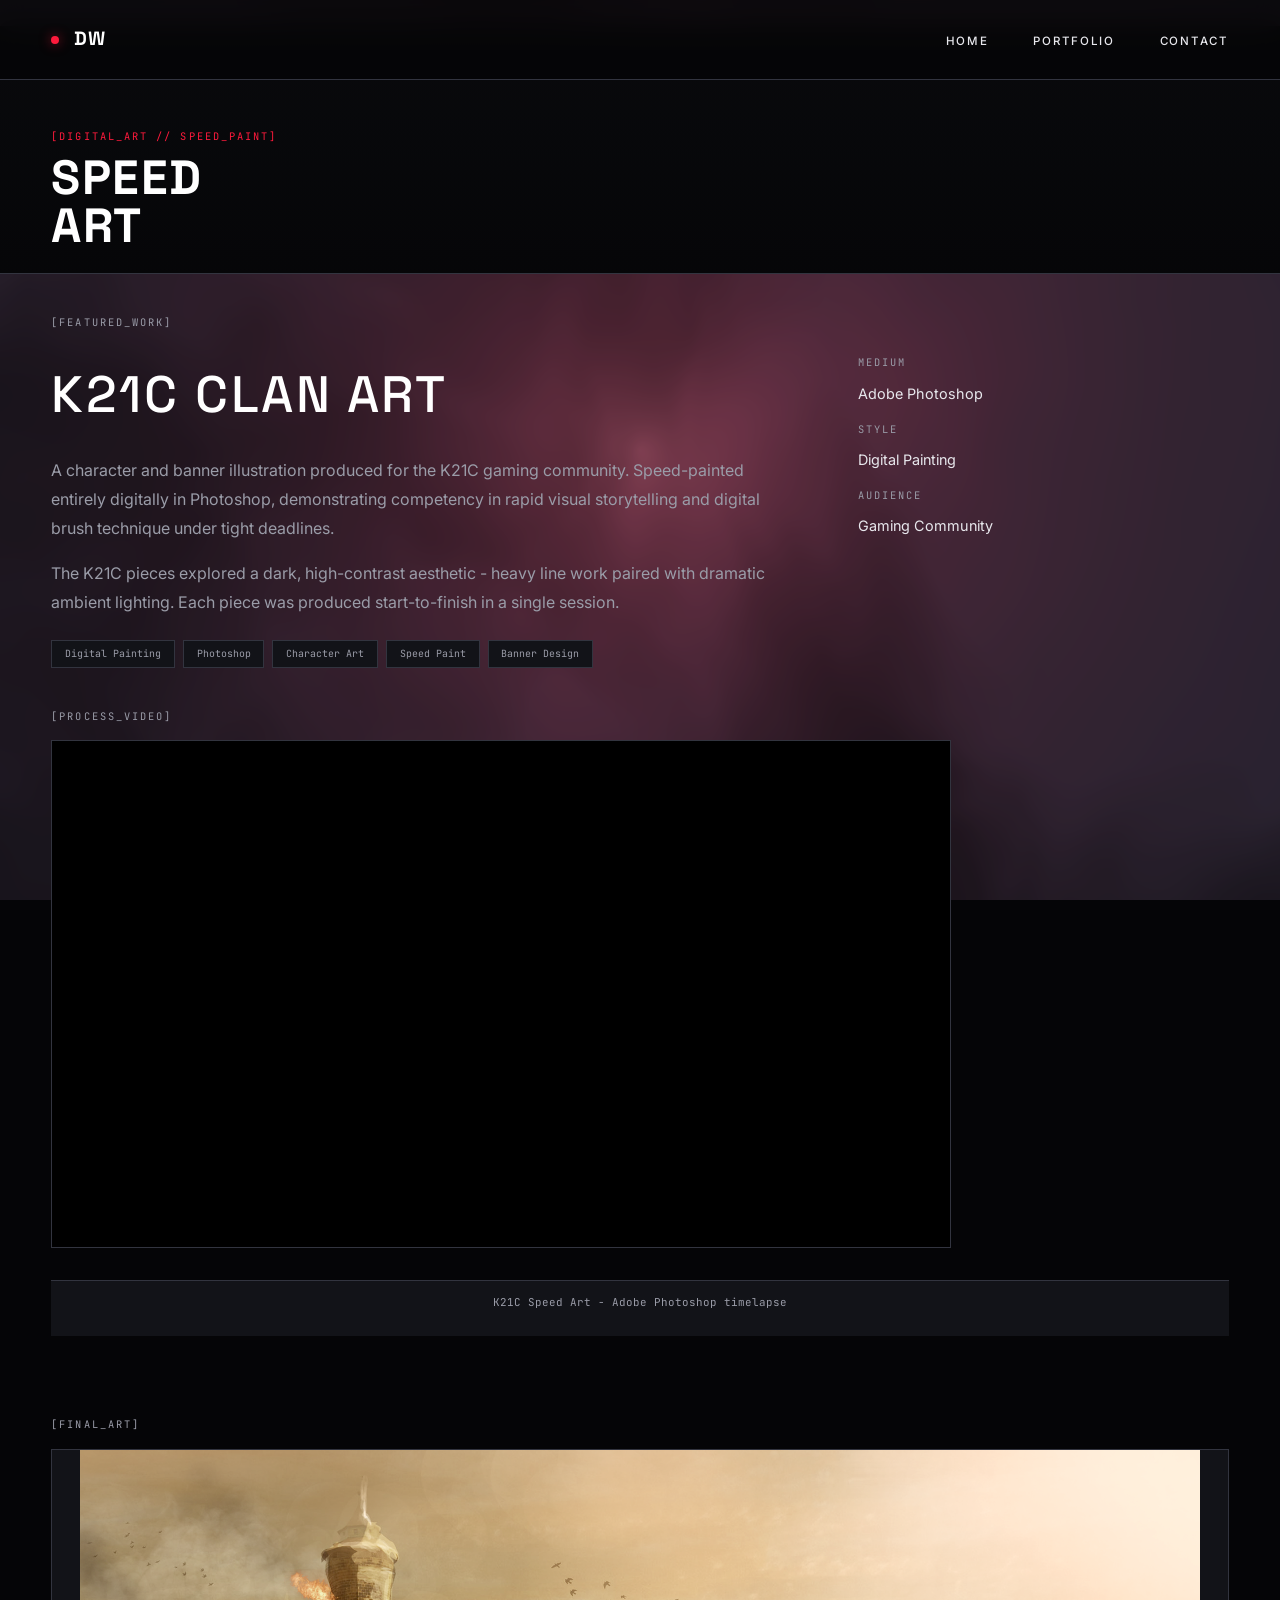
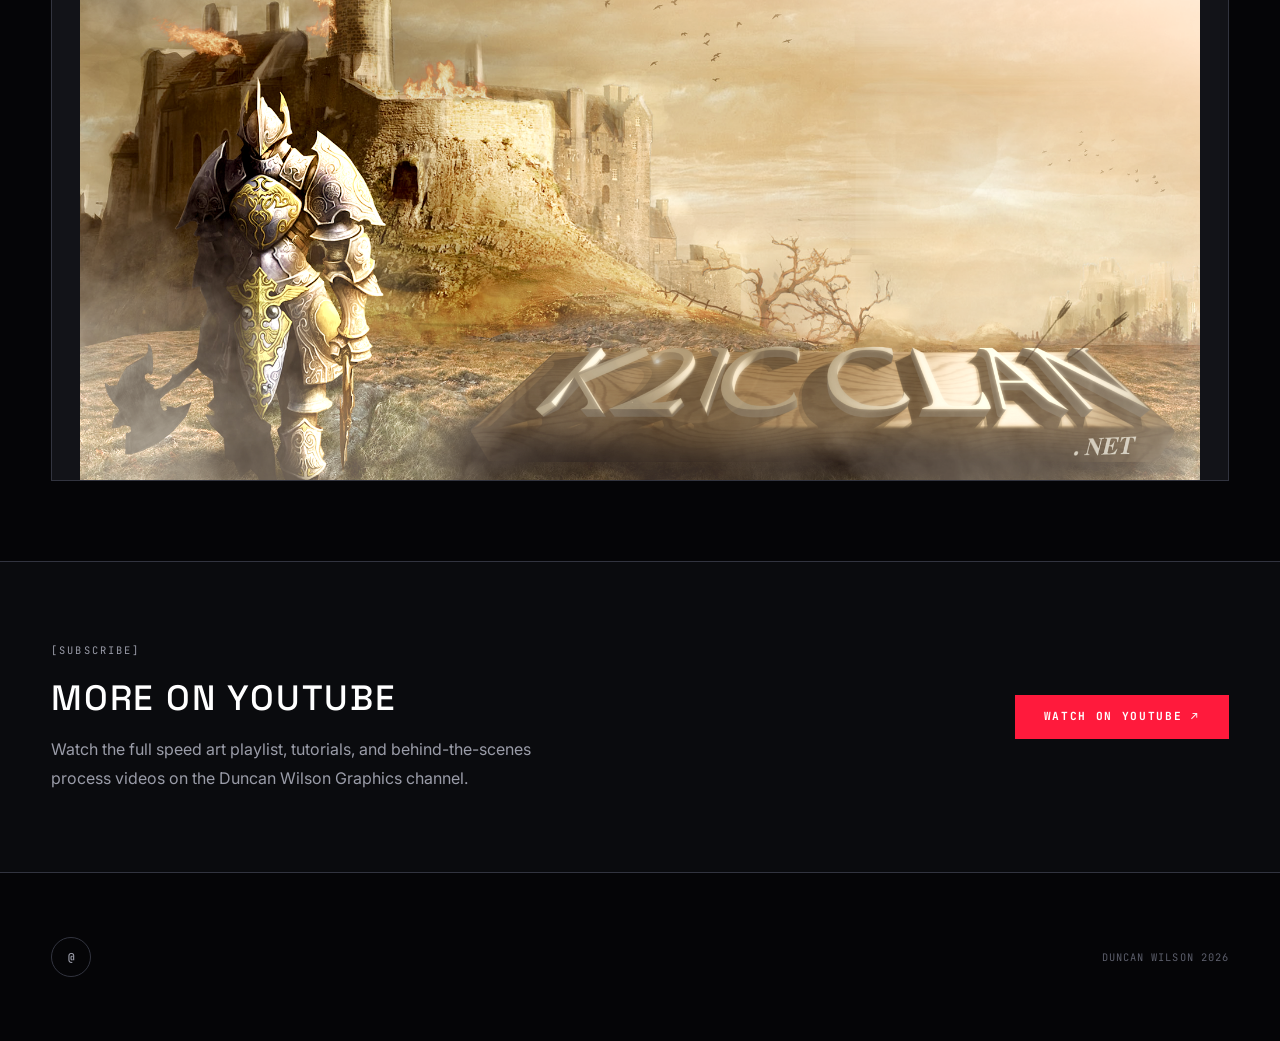
<file: speed-art.html>
﻿﻿﻿﻿﻿﻿<!DOCTYPE html>
<html lang="en">
<head>
    <meta charset="UTF-8">
    <meta name="viewport" content="width=device-width, initial-scale=1.0">
    <title>Speed Art — Duncan Wilson</title>
    <meta name="description" content="Speed art videos and digital illustration by Duncan Wilson.">
    <link rel="stylesheet" href="css/ethereal.css">
    <style>
        @media (max-width: 768px) {
            .page-hero { min-height: unset !important; }
            .page-hero__content { padding-top: 0 !important; padding-bottom: 1rem !important; }
            .page-hero__title { font-size: clamp(1.7rem, 9vw, 2.4rem) !important; line-height: 1 !important; }
            .speed-art-meta { display: none !important; }
            .speed-art-grid { grid-template-columns: 1fr !important; gap: 0 !important; }
        }
    </style>
</head>
<body>

<canvas id="glcanvas"></canvas>
<svg class="ethereal-path" viewBox="0 0 100 100" preserveAspectRatio="none" aria-hidden="true">
    <path d="M-10,50 Q40,20 60,55 T110,40"></path>
</svg>

<nav id="main-nav" aria-label="Primary navigation">
    <a href="index.html" class="logo"><span class="logo-mark"></span>DW</a>
    <ul class="nav-links" id="nav-links">
        <li><a href="index.html">Home</a></li>
        <li class="nav-has-dropdown">
            <a href="portfolio.html">Portfolio</a>
            <ul class="nav-dropdown">
                <li><a href="portfolio.html#game-design">Game Design &amp; Animation</a></li>
                <li><a href="portfolio.html#graphics">2D Graphics</a></li>
            </ul>
        </li>
        <li><a href="contact.html">Contact</a></li>
    </ul>
    <button class="menu-toggle" id="menu-toggle" aria-label="Toggle navigation" aria-expanded="false">
        <span></span><span></span><span></span>
    </button>
</nav>

<main>

    <!-- Page hero -->
    <div class="page-hero" style="background:var(--surface-1); border-bottom:1px solid var(--line-dim);">
        <div class="page-hero__content">
            <span class="page-hero__eyebrow">[DIGITAL_ART // SPEED_PAINT]</span>
            <h1 class="page-hero__title">Speed<br>Art</h1>
        </div>
    </div>

    <!-- K21C Feature -->
    <section class="container" style="padding-top:40px; padding-bottom:40px;">
        <div class="micro-label" style="margin-bottom:1.5rem;">[FEATURED_WORK]</div>
        <div class="speed-art-grid" style="display:grid; grid-template-columns:2fr 1fr; gap:4rem; align-items:start;">
            <div>
                <h2 style="font-size:clamp(2rem,4vw,3.2rem); margin-bottom:1.25rem;">K21C Clan Art</h2>
                <p>
                    A character and banner illustration produced for the K21C gaming community. Speed-painted entirely digitally in Photoshop, demonstrating competency in rapid visual storytelling and digital brush technique under tight deadlines.
                </p>
                <p style="margin-top:1rem;">
                    The K21C pieces explored a dark, high-contrast aesthetic - heavy line work paired with dramatic ambient lighting. Each piece was produced start-to-finish in a single session.
                </p>
                <div style="display:flex; gap:0.5rem; flex-wrap:wrap; margin-top:1.5rem;">
                    <span class="tag">Digital Painting</span><span class="tag">Photoshop</span><span class="tag">Character Art</span>
                    <span class="tag">Speed Paint</span><span class="tag">Banner Design</span>
                </div>
            </div>
            <div class="speed-art-meta" style="display:flex; flex-direction:column; gap:1rem;">
                <div class="meta-item"><span class="micro-label">Medium</span><span class="meta-value" style="margin-top:4px;">Adobe Photoshop</span></div>
                <div class="meta-item"><span class="micro-label">Style</span><span class="meta-value" style="margin-top:4px;">Digital Painting</span></div>
                <div class="meta-item"><span class="micro-label">Audience</span><span class="meta-value" style="margin-top:4px;">Gaming Community</span></div>
            </div>
        </div>
    </section>

    <!-- Video embed -->
    <section class="container" style="padding-top:0; padding-bottom:40px;">
        <div class="micro-label" style="margin-bottom:1rem;">[PROCESS_VIDEO]</div>
        <div class="video-embed">
            <iframe
                src="https://www.youtube.com/embed/sFXKmVFjm6A"
                title="K21C Speed Art – Duncan Wilson"
                frameborder="0"
                allow="accelerometer; autoplay; clipboard-write; encrypted-media; gyroscope; picture-in-picture"
                allowfullscreen>
            </iframe>
        </div>
        <p class="slide-caption">K21C Speed Art - Adobe Photoshop timelapse</p>
    </section>

    <!-- Static artwork preview -->
    <section class="container" style="padding-top:40px; padding-bottom:80px;">
        <div class="micro-label" style="margin-bottom:1rem;">[FINAL_ART]</div>
        <div class="final-art-wrap" style="background:var(--surface-1); border:1px solid var(--line-dim); overflow:hidden;">
            <img src="img/portfolio/K21C clan net image.png" alt="K21C final illustration" style="width:100%; max-height:70vh; object-fit:contain; display:block; background:var(--surface-2);">
        </div>
    </section>

    <!-- YouTube CTA -->
    <section style="padding:80px var(--pad); background:var(--surface-1); border-top:1px solid var(--line-dim);">
        <div class="container" style="display:flex; justify-content:space-between; align-items:center; flex-wrap:wrap; gap:2rem;">
            <div>
                <div class="micro-label" style="margin-bottom:0.75rem;">[SUBSCRIBE]</div>
                <h2 style="font-size:clamp(1.5rem,3vw,2.2rem); margin-bottom:0.5rem;">More on YouTube</h2>
                <p style="max-width:480px;">Watch the full speed art playlist, tutorials, and behind-the-scenes process videos on the Duncan Wilson Graphics channel.</p>
            </div>
            <a href="https://www.youtube.com/c/DuncanWilsonGraphics/videos" target="_blank" rel="noopener" class="btn-crimson">
                Watch on YouTube ↗
            </a>
        </div>
    </section>

</main>

<footer>
    <div class="social-circles">
        <a href="mailto:dahw4@outlook.com" class="social-circle" title="Email">@</a>
    </div>
    <div class="copyright">DUNCAN WILSON 2026</div>
</footer>

<script src="js/main.js"></script>
</body>
</html>
</file>
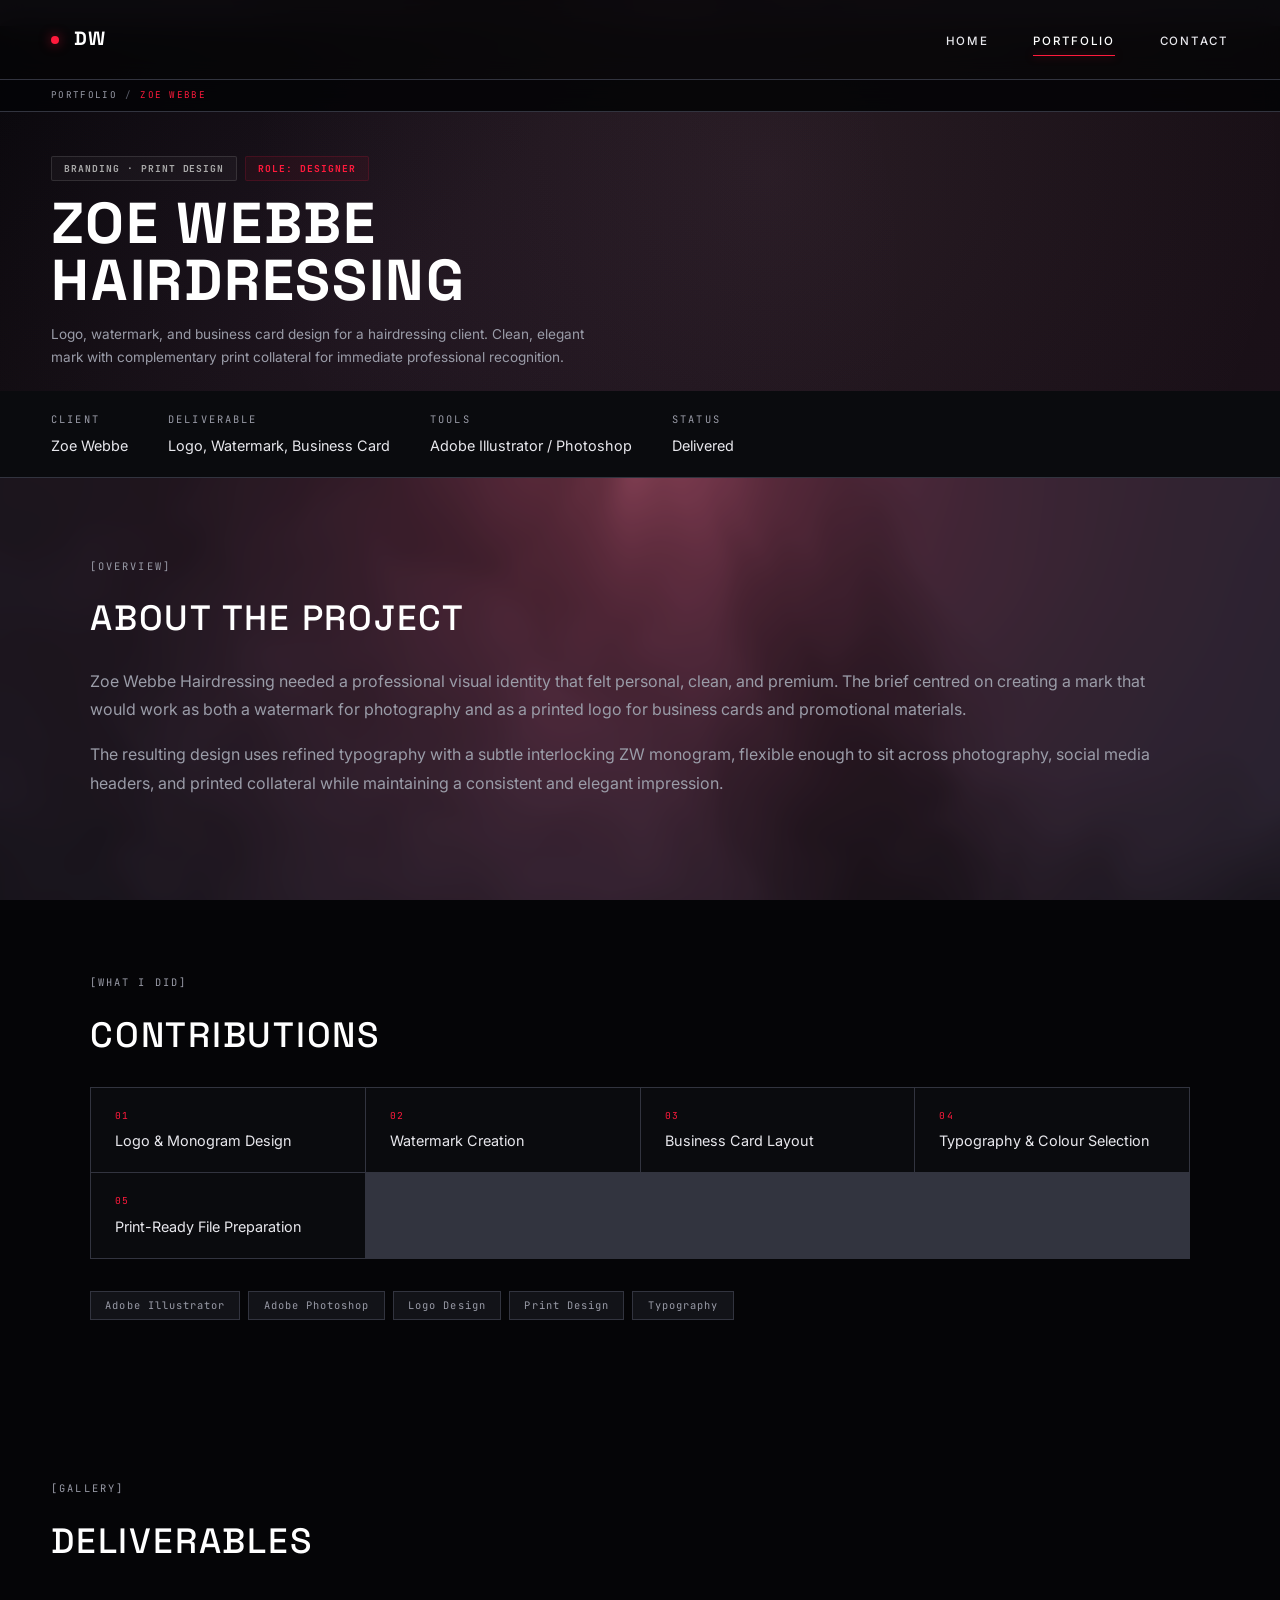
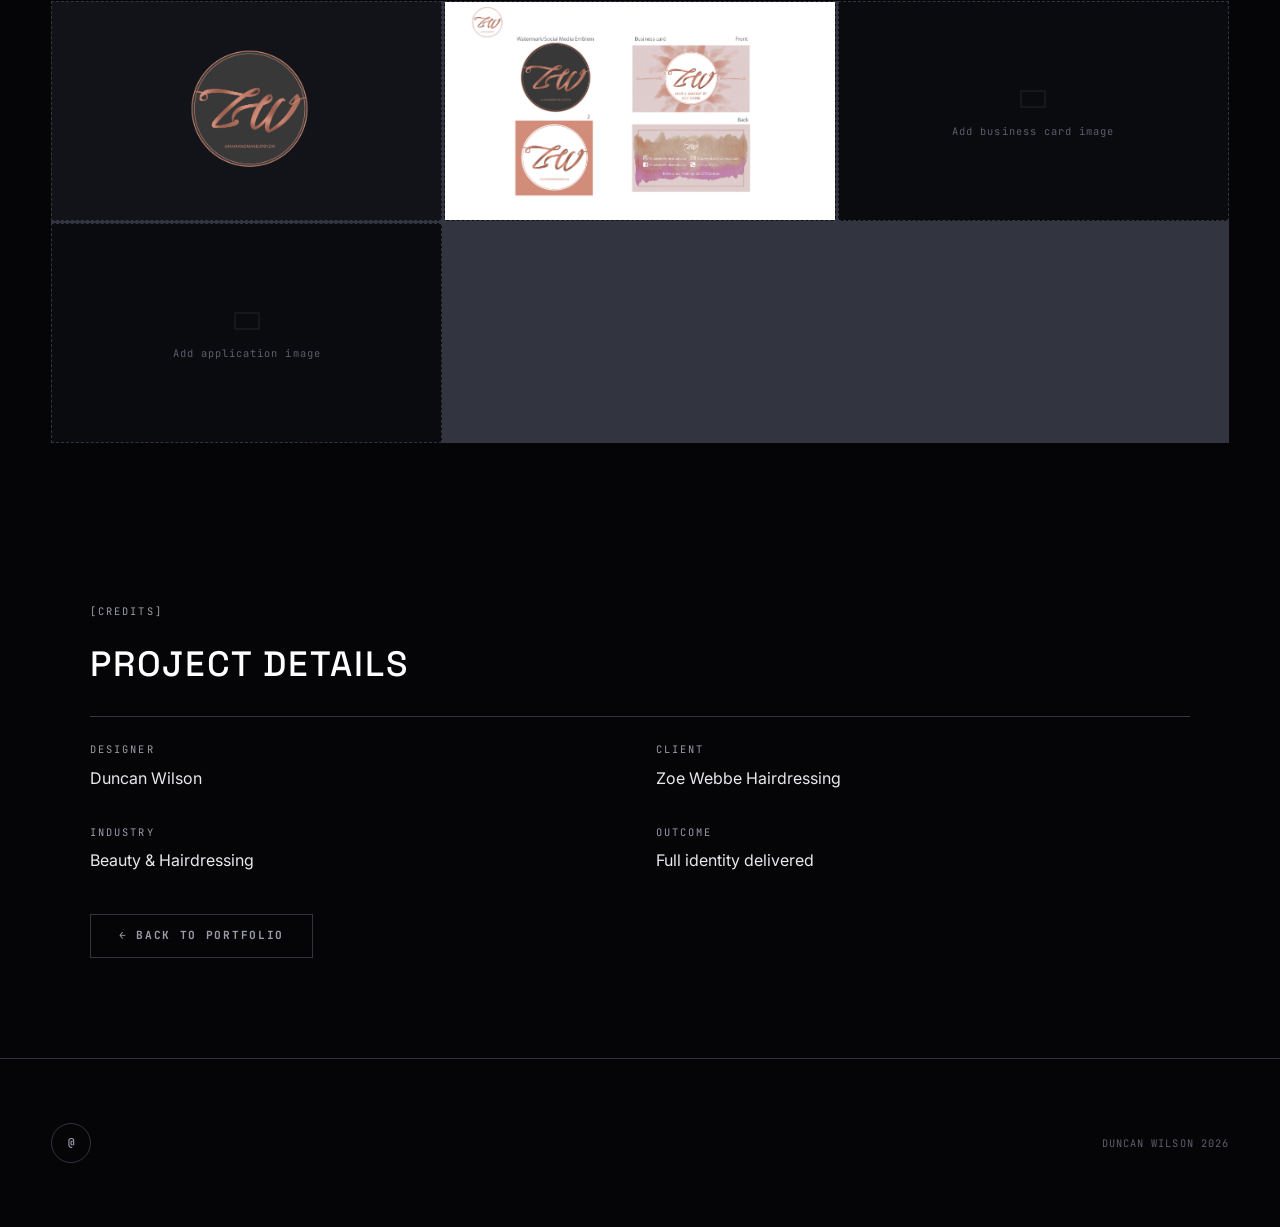
<file: zoe-webbe.html>
﻿﻿﻿﻿﻿﻿<!DOCTYPE html>
<html lang="en">
<head>
    <meta charset="UTF-8">
    <meta name="viewport" content="width=device-width, initial-scale=1.0">
    <title>Zoe Webbe Hairdressing — Duncan Wilson</title>
    <meta name="description" content="Logo, watermark, and print design for Zoe Webbe Hairdressing — Duncan Wilson.">
    <link rel="stylesheet" href="css/ethereal.css">
    <style>
        .game-hero {
            display: flex; align-items: flex-end;
            padding-top: var(--nav-h);
            position: relative; overflow: hidden;
            background: linear-gradient(135deg, #050507 0%, #150f12 40%, #1a1018 100%);
        }
        .game-hero::before {
            content: ''; position: absolute; inset: 0;
            background: radial-gradient(circle at 60% 40%, rgba(200,140,180,0.1) 0%, transparent 65%);
        }
        .game-hero::after {
            content: ''; position: absolute; inset: 0;
            background: radial-gradient(circle at 25% 70%, rgba(160,100,200,0.07) 0%, transparent 60%);
        }
        .game-hero__content { position: relative; z-index: 2; width: 100%; padding: clamp(0.75rem,2vh,1.5rem) var(--pad) clamp(1rem,2.5vh,1.75rem); }
        .game-tag { font-family: var(--font-mono); font-size: 0.6rem; padding: 4px 12px; border-radius: 2px; letter-spacing: 0.1em; font-weight: 700; }
        .game-tag-rose   { color: #e8aac8; border: 1px solid rgba(220,150,180,0.3); background: rgba(220,150,180,0.06); }
        .game-tag-you    { color: var(--crimson-core); border: 1px solid var(--crimson-dim); background: rgba(255,26,60,0.06); }
        .game-tag-studio { color: #aaa; border: 1px solid rgba(200,200,200,0.15); background: rgba(255,255,255,0.03); }
        .contrib-grid { display: grid; grid-template-columns: repeat(auto-fill, minmax(min(100%,220px),1fr)); gap: 1px; background: var(--line-dim); border: 1px solid var(--line-dim); margin-top: 1.5rem; }
        .contrib-item { background: var(--surface-1); padding: 1.25rem 1.5rem; transition: background 0.2s; }
        .contrib-item:hover { background: var(--surface-2); }
        .contrib-item__label { font-family: var(--font-mono); font-size: 0.6rem; color: var(--crimson-core); letter-spacing: 0.15em; text-transform: uppercase; display: block; margin-bottom: 6px; }
        .contrib-item__title { font-size: 0.9rem; color: var(--text-main); }
        @media (max-width: 768px) {
            .game-hero { min-height: unset !important; }
            .game-hero__content { padding: 0 var(--pad) 1rem; }
            .game-hero__title { font-size: clamp(1.7rem, 9vw, 2.4rem) !important; line-height: 1 !important; }
        }
    </style>
</head>
<body>

<canvas id="glcanvas"></canvas>
<svg class="ethereal-path" viewBox="0 0 100 100" preserveAspectRatio="none" aria-hidden="true">
    <path d="M110,25 Q65,45 45,65 T-10,85"></path>
</svg>

<nav id="main-nav" aria-label="Primary navigation">
    <a href="index.html" class="logo"><span class="logo-mark"></span>DW</a>
    <ul class="nav-links" id="nav-links">
        <li><a href="index.html">Home</a></li>
        <li class="nav-has-dropdown">
            <a href="portfolio.html" class="active">Portfolio</a>
            <ul class="nav-dropdown">
                <li><a href="portfolio.html#game-design">Game Design &amp; Animation</a></li>
                <li><a href="portfolio.html#graphics">2D Graphics</a></li>
            </ul>
        </li>
        <li><a href="contact.html">Contact</a></li>
    </ul>
    <button class="menu-toggle" id="menu-toggle" aria-label="Toggle navigation" aria-expanded="false">
        <span></span><span></span><span></span>
    </button>
</nav>
<div class="page-breadcrumb" aria-label="breadcrumb">
    <a href="portfolio.html">Portfolio</a>
    <span aria-hidden="true"> / </span>
    <span>Zoe Webbe</span>
</div>

<main>

    <!-- Hero -->
    <div class="game-hero">
        <div class="game-hero__content">
            <div style="display:flex; gap:0.5rem; flex-wrap:wrap; margin-bottom:0.85rem;">
                <span class="game-tag game-tag-studio">BRANDING · PRINT DESIGN</span>
                <span class="game-tag game-tag-you">ROLE: DESIGNER</span>
            </div>
            <h1 style="font-size:clamp(2rem,4.5vw,4rem); font-family:var(--font-display); font-weight:700; text-transform:uppercase; letter-spacing:0.03em; color:var(--text-pure); line-height:1; margin-bottom:0.85rem;">Zoe Webbe<br>Hairdressing</h1>
            <p style="max-width:560px; font-size:0.85rem; color:var(--text-muted); line-height:1.65; margin:0;">
                Logo, watermark, and business card design for a hairdressing client. Clean, elegant mark with complementary print collateral for immediate professional recognition.
            </p>
        </div>
    </div>

    <!-- Meta bar -->
    <div class="meta-bar content-section-surface" style="display:flex; gap:2.5rem; padding:1.25rem var(--pad); border-bottom:1px solid var(--line-dim); background:var(--surface-1); flex-wrap:wrap;">
        <div class="meta-item"><span class="micro-label">Client</span><span class="meta-value">Zoe Webbe</span></div>
        <div class="meta-item"><span class="micro-label">Deliverable</span><span class="meta-value">Logo, Watermark, Business Card</span></div>
        <div class="meta-item"><span class="micro-label">Tools</span><span class="meta-value">Adobe Illustrator / Photoshop</span></div>
        <div class="meta-item"><span class="micro-label">Status</span><span class="meta-value">Delivered</span></div>
    </div>

    <!-- Overview -->
    <section class="container content-section content-section-void">
        <div class="content-narrow">
            <div class="micro-label" style="margin-bottom:1rem;">[OVERVIEW]</div>
            <h2>About the Project</h2>
            <p>Zoe Webbe Hairdressing needed a professional visual identity that felt personal, clean, and premium. The brief centred on creating a mark that would work as both a watermark for photography and as a printed logo for business cards and promotional materials.</p>
            <p>The resulting design uses refined typography with a subtle interlocking ZW monogram, flexible enough to sit across photography, social media headers, and printed collateral while maintaining a consistent and elegant impression.</p>
        </div>
    </section>

    <!-- What I did -->
    <section class="container content-section content-section-surface">
        <div class="content-narrow">
            <div class="micro-label" style="margin-bottom:1rem;">[WHAT I DID]</div>
            <h2>Contributions</h2>
            <div class="contrib-grid">
                <div class="contrib-item">
                    <span class="contrib-item__label">01</span>
                    <span class="contrib-item__title">Logo &amp; Monogram Design</span>
                </div>
                <div class="contrib-item">
                    <span class="contrib-item__label">02</span>
                    <span class="contrib-item__title">Watermark Creation</span>
                </div>
                <div class="contrib-item">
                    <span class="contrib-item__label">03</span>
                    <span class="contrib-item__title">Business Card Layout</span>
                </div>
                <div class="contrib-item">
                    <span class="contrib-item__label">04</span>
                    <span class="contrib-item__title">Typography &amp; Colour Selection</span>
                </div>
                <div class="contrib-item">
                    <span class="contrib-item__label">05</span>
                    <span class="contrib-item__title">Print-Ready File Preparation</span>
                </div>
            </div>
            <div style="display:flex; flex-wrap:wrap; gap:0.5rem; margin-top:2rem;">
                <span class="skill-tag">Adobe Illustrator</span>
                <span class="skill-tag">Adobe Photoshop</span>
                <span class="skill-tag">Logo Design</span>
                <span class="skill-tag">Print Design</span>
                <span class="skill-tag">Typography</span>
            </div>
        </div>
    </section>

    <!-- Gallery -->
    <section class="container content-section content-section-void">
        <div class="micro-label" style="margin-bottom:1rem;">[GALLERY]</div>
        <h2>Deliverables</h2>
        <div class="screenshot-grid">
            <div class="screenshot-ph" style="background:var(--surface-2);">
                <img src="img/portfolio/ZWwatermark4.png" alt="Zoe Webbe watermark" style="width:70%; height:70%; object-fit:contain;">
            </div>
            <div class="screenshot-ph" style="background:var(--surface-1);">
                <img src="img/portfolio/Zoe Webbe Graphics.jpg" alt="Zoe Webbe graphics" style="width:100%; height:100%; object-fit:cover;">
            </div>
            <div class="screenshot-ph"><svg width="32" height="32" fill="none"><rect x="4" y="8" width="24" height="16" stroke="rgba(255,255,255,0.1)" stroke-width="1"/></svg>Add business card image</div>
            <div class="screenshot-ph"><svg width="32" height="32" fill="none"><rect x="4" y="8" width="24" height="16" stroke="rgba(255,255,255,0.1)" stroke-width="1"/></svg>Add application image</div>
        </div>
    </section>

    <!-- Credits -->
    <section class="container content-section content-section-surface" style="padding-bottom:100px;">
        <div class="content-narrow">
            <div class="micro-label" style="margin-bottom:1rem;">[CREDITS]</div>
            <h2>Project Details</h2>
            <div class="featured-meta" style="display:grid; grid-template-columns:1fr 1fr; gap:2rem; margin-top:1.5rem;">
                <div>
                    <span class="micro-label" style="display:block; margin-bottom:0.5rem;">Designer</span>
                    <span style="color:var(--text-main);">Duncan Wilson</span>
                </div>
                <div>
                    <span class="micro-label" style="display:block; margin-bottom:0.5rem;">Client</span>
                    <span style="color:var(--text-main);">Zoe Webbe Hairdressing</span>
                </div>
                <div>
                    <span class="micro-label" style="display:block; margin-bottom:0.5rem;">Industry</span>
                    <span style="color:var(--text-main);">Beauty &amp; Hairdressing</span>
                </div>
                <div>
                    <span class="micro-label" style="display:block; margin-bottom:0.5rem;">Outcome</span>
                    <span style="color:var(--text-main);">Full identity delivered</span>
                </div>
            </div>
            <div style="margin-top:2.5rem;">
                <a href="portfolio.html#graphics" class="btn-ghost">← Back to Portfolio</a>
            </div>
        </div>
    </section>

</main>

<footer>
    <div class="social-circles">
        <a href="mailto:dahw4@outlook.com" class="social-circle" title="Email">@</a>
    </div>
    <div class="copyright">DUNCAN WILSON 2026</div>
</footer>

<script src="js/main.js"></script>
</body>
</html>
</file>
<file: css/ethereal.css>
/* ═══════════════════════════════════════════════════════════════════
   Duncan Wilson — Ethereal Design System
   Extracted from Playground/ethereal.html, extended for all pages
   ═══════════════════════════════════════════════════════════════════ */

@import url('https://fonts.googleapis.com/css2?family=Inter:wght@400;500;600&family=JetBrains+Mono:wght@400;700&family=Space+Grotesk:wght@300;500;700&display=swap');

/* ── Design tokens ── */
:root {
    --void:         #050507;
    --surface-1:    #0a0b0e;
    --surface-2:    #121318;
    --line-dim:     #32343f;
    --text-pure:    #ffffff;
    --text-main:    #e8e8ed;
    --text-muted:   #9a9ca8;
    --text-dark:    #5c5e6b;
    --crimson-core: #ff1a3c;
    --crimson-glow: rgba(255,26,60,0.6);
    --crimson-dim:  rgba(255,26,60,0.15);
    --font-display: 'Space Grotesk', sans-serif;
    --font-ui:      'Inter', sans-serif;
    --font-mono:    'JetBrains Mono', monospace;
    --pad:          4vw;
    --nav-h:        80px;
    --ease-out:     cubic-bezier(0.16, 1, 0.3, 1);
    --ease-in-out:  cubic-bezier(0.65, 0, 0.35, 1);
}

/* ── Reset ── */
*, *::before, *::after { margin: 0; padding: 0; box-sizing: border-box; }
html { scroll-behavior: smooth; }
img { max-width: 100%; display: block; }
a { color: inherit; text-decoration: none; }

body {
    background: var(--void);
    color: var(--text-main);
    font-family: var(--font-ui);
    -webkit-font-smoothing: antialiased;
    overflow-x: hidden;
    line-height: 1.6;
}
/* prevent off-screen mobile nav from causing horizontal scroll */
html { overflow-x: hidden; }

::selection { background: var(--crimson-core); color: var(--text-pure); }

/* ── WebGL canvas ── */
#glcanvas {
    position: fixed;
    top: 0; left: 0;
    width: 100vw; height: 100vh;
    z-index: 0;
    pointer-events: none;
    opacity: 0.8;
}

/* ── Ethereal SVG line — hero-scoped ── */
/* Place .ethereal-path inside .hero-section so it scrolls with the page
   and only lives behind the name, not the whole site */
.ethereal-path {
    position: absolute;
    top: 0; left: 0;
    width: 100%; height: 100%;
    z-index: 0;
    pointer-events: none;
    mix-blend-mode: screen;
    overflow: visible;
}
.ethereal-path path {
    fill: none;
    stroke: rgba(255,26,60,0.65);
    stroke-width: 0.8px;
    filter: drop-shadow(0 0 8px rgba(255,26,60,0.3)) drop-shadow(0 0 20px rgba(255,26,60,0.12));
    stroke-dasharray: 3000;
    stroke-dashoffset: 3000;
    animation: drawLine 10s var(--ease-in-out) forwards infinite alternate;
}
@keyframes drawLine {
    0%   { stroke-dashoffset: 3000; opacity: 0; }
    10%  { opacity: 0.75; }
    90%  { opacity: 0.75; }
    100% { stroke-dashoffset: 0; opacity: 0; }
}

@keyframes fadeUp {
    from { opacity: 0; transform: translateY(18px); }
    to   { opacity: 1; transform: translateY(0); }
}

/* ── Scroll cue ── */
.scroll-cue {
    position: absolute;
    bottom: clamp(1.5rem, 3.5vh, 2.5rem);
    left: var(--pad);
    transform: none;
    z-index: 10;
    display: flex;
    flex-direction: column;
    align-items: center;
    gap: 6px;
    cursor: pointer;
    transition: opacity 0.5s ease;
    pointer-events: auto;
    text-decoration: none;
    border: none; background: none; padding: 0;
    /* fade in after other elements */
    opacity: 0;
    animation: fadeUp 0.7s ease 0.9s forwards;
}
.scroll-cue__label {
    font-family: var(--font-mono);
    font-size: 0.58rem;
    letter-spacing: 0.22em;
    text-transform: uppercase;
    color: var(--crimson-core);
}
.scroll-cue__arrow {
    display: flex;
    flex-direction: column;
    align-items: center;
    gap: 3px;
    animation: scrollBounce 1.8s ease-in-out infinite;
}
.scroll-cue__arrow span {
    display: block;
    width: 1px;
    background: var(--crimson-core);
    box-shadow: 0 0 6px var(--crimson-glow);
}
.scroll-cue__arrow span:nth-child(1) { height: 24px; }
.scroll-cue__arrow span:nth-child(2) {
    width: 0; height: 0;
    background: none; box-shadow: none;
    border-left: 5px solid transparent;
    border-right: 5px solid transparent;
    border-top: 7px solid var(--crimson-core);
    filter: drop-shadow(0 0 5px var(--crimson-glow));
}
@keyframes scrollBounce {
    0%, 100% { transform: translateY(0); opacity: 0.5; }
    50%       { transform: translateY(7px); opacity: 1; }
}
.scroll-cue.is-hidden { opacity: 0; pointer-events: none; }

/* ── Layout ── */
main { position: relative; z-index: 2; }
section { padding: 120px var(--pad); position: relative; }
.container { max-width: 1600px; margin: 0 auto; }

/* ── Typography ── */
h1, h2, h3 {
    font-family: var(--font-display);
    font-weight: 500;
    text-transform: uppercase;
    letter-spacing: 0.05em;
    color: var(--text-pure);
}
p { line-height: 1.8; color: var(--text-muted); }

.micro-label {
    font-family: var(--font-mono);
    font-size: 0.65rem;
    text-transform: uppercase;
    letter-spacing: 0.2em;
    color: var(--text-muted);
}

/* ── Sys-line decoration ── */
.sys-line {
    height: 1px;
    background: var(--line-dim);
    width: 100%;
    margin: 2rem 0;
    position: relative;
}
.sys-line::before {
    content: '';
    position: absolute;
    left: 0; top: -2px;
    width: 5px; height: 5px;
    background: var(--crimson-core);
    box-shadow: 0 0 10px var(--crimson-glow);
}

/* ── Navigation ── */
nav {
    position: fixed;
    top: 0; width: 100%;
    height: var(--nav-h);
    display: flex;
    justify-content: space-between;
    align-items: center;
    padding: 0 var(--pad);
    z-index: 100;
    background: rgba(5,5,7,0.82);
    backdrop-filter: blur(12px);
    border-bottom: 1px solid var(--line-dim);
    transition: height 0.4s var(--ease-out), background 0.4s var(--ease-out);
}

.logo {
    font-family: var(--font-display);
    font-size: 1.2rem;
    font-weight: 700;
    letter-spacing: 0.1em;
    color: var(--text-pure);
    display: flex;
    align-items: center;
    gap: 0.9rem;
    white-space: nowrap;
}
.logo-mark {
    width: 8px; height: 8px;
    background: var(--crimson-core);
    border-radius: 50%;
    box-shadow: 0 0 12px var(--crimson-glow);
    flex-shrink: 0;
}

.nav-links { display: flex; gap: 2.8rem; list-style: none; align-items: center; }
.nav-links a {
    font-family: var(--font-ui);
    font-size: 0.72rem;
    font-weight: 500;
    letter-spacing: 0.15em;
    text-transform: uppercase;
    color: var(--text-main);
    position: relative;
    padding: 0.5rem 0;
    transition: color 0.3s ease;
}
.nav-links a::after {
    content: '';
    position: absolute;
    bottom: 0; left: 0;
    width: 100%; height: 1px;
    background: var(--crimson-core);
    transform: scaleX(0);
    transform-origin: right;
    transition: transform 0.4s var(--ease-out);
    box-shadow: 0 0 8px var(--crimson-glow);
}
.nav-links a:hover,
.nav-links a.active { color: var(--text-pure); }
.nav-links a:hover::after,
.nav-links a.active::after { transform: scaleX(1); transform-origin: left; }

/* Mobile hamburger */
.menu-toggle {
    display: none;
    flex-direction: column;
    gap: 5px;
    cursor: pointer;
    z-index: 101;
    padding: 4px;
    background: none;
    border: none;
}
.menu-toggle span {
    width: 22px; height: 1px;
    background: var(--text-pure);
    transition: all 0.3s ease;
    display: block;
}
.menu-toggle.is-open span:nth-child(1) { transform: translateY(6px) rotate(45deg); }
.menu-toggle.is-open span:nth-child(2) { opacity: 0; }
.menu-toggle.is-open span:nth-child(3) { transform: translateY(-6px) rotate(-45deg); }

/* ── Nav dropdown ── */
.nav-has-dropdown { position: relative; }

/* Invisible bridge on the <li> fills the gap between trigger and panel
   so moving the cursor downward never breaks the hover state */
.nav-has-dropdown::after {
    content: '';
    position: absolute;
    top: 100%; left: 0; right: 0;
    height: 12px;
    background: transparent;
}

.nav-dropdown {
    position: absolute;
    top: calc(100% + 8px);
    left: 50%;
    min-width: 180px;
    background: rgba(5,5,7,0.97);
    backdrop-filter: blur(16px);
    border: 1px solid var(--line-dim);
    list-style: none;
    padding: 8px 0;
    /* hidden by default */
    opacity: 0;
    visibility: hidden;
    pointer-events: none;
    transform: translateX(-50%) translateY(-4px);
    transition: opacity 0.2s var(--ease-out),
                transform 0.2s var(--ease-out),
                visibility 0s linear 0.3s;
    z-index: 200;
}
/* Small caret above the dropdown */
.nav-dropdown::before {
    content: '';
    position: absolute;
    top: -5px; left: 50%;
    transform: translateX(-50%);
    width: 8px; height: 8px;
    background: rgba(5,5,7,0.97);
    border-left: 1px solid var(--line-dim);
    border-top: 1px solid var(--line-dim);
    rotate: 45deg;
}
.nav-has-dropdown:hover .nav-dropdown,
.nav-has-dropdown:focus-within .nav-dropdown {
    opacity: 1;
    visibility: visible;
    pointer-events: auto;
    transform: translateX(-50%) translateY(0);
    transition: opacity 0.2s var(--ease-out),
                transform 0.2s var(--ease-out),
                visibility 0s linear 0s;
}
.nav-dropdown li a {
    display: block;
    padding: 9px 20px;
    font-family: var(--font-mono);
    font-size: 0.62rem;
    letter-spacing: 0.14em;
    text-transform: uppercase;
    color: var(--text-muted);
    white-space: nowrap;
    transition: color 0.2s ease, background 0.2s ease;
}
.nav-dropdown li a:hover,
.nav-dropdown li a.active {
    color: var(--text-pure);
    background: var(--surface-2);
}
.nav-dropdown li a::after { display: none; }

/* On mobile the dropdown opens inline below Portfolio */
@media (max-width: 768px) {
    .nav-dropdown {
        position: static;
        opacity: 1;
        visibility: visible;
        pointer-events: auto;
        transform: none;
        transition: none;
        background: transparent;
        border: none;
        border-left: 1px solid rgba(255,26,60,0.3);
        backdrop-filter: none;
        padding: 4px 0 4px 0;
        margin-top: 0.5rem;
        margin-left: 0.25rem;
        min-width: unset;
        width: 100%;
    }
    .nav-dropdown::before { display: none; }
    .nav-dropdown li {
        list-style: none;
    }
    .nav-dropdown li a {
        display: block;
        font-size: 0.7rem;
        letter-spacing: 0.14em;
        padding: 7px 0 7px 1.25rem;
        color: var(--text-muted);
        white-space: nowrap;
        background: transparent !important;
        transition: color 0.2s;
    }
    .nav-dropdown li a:hover,
    .nav-dropdown li a.active {
        color: var(--crimson-core);
        background: transparent !important;
    }
}

/* ── Page breadcrumb bar (case study pages, sits below nav) ── */
.page-breadcrumb {
    position: fixed;
    top: var(--nav-h);
    left: 0;
    right: 0;
    z-index: 99;
    display: flex;
    align-items: center;
    gap: 0.5rem;
    padding: 0 var(--pad);
    height: 32px;
    background: rgba(5,5,7,0.92);
    border-bottom: 1px solid var(--line-dim);
    backdrop-filter: blur(8px);
    font-family: var(--font-mono);
    font-size: 0.58rem;
    letter-spacing: 0.14em;
    text-transform: uppercase;
    color: var(--text-dark);
    transition: top 0.4s var(--ease-out);
}
.page-breadcrumb a {
    color: var(--text-muted);
    transition: color 0.2s ease;
}
.page-breadcrumb a:hover { color: var(--text-pure); }
.page-breadcrumb span:last-child { color: var(--crimson-core); }

/* Push page content down to clear both nav + breadcrumb bar */
body:has(.page-breadcrumb) .game-hero {
    padding-top: calc(var(--nav-h) + 32px);
}

@media (max-width: 768px) {
    .page-breadcrumb { display: none; }
}

/* ── Section header ── */
.section-header {
    display: flex;
    justify-content: space-between;
    align-items: flex-end;
    margin-bottom: 4rem;
}
.section-title { font-size: clamp(1.8rem, 3vw, 2.5rem); }

/* ── Project grid ── */
.project-grid {
    display: grid;
    grid-template-columns: repeat(12, 1fr);
    gap: 2px;
    background: var(--line-dim);
    border: 1px solid var(--line-dim);
}
.project-card {
    background: var(--surface-1);
    position: relative;
    overflow: hidden;
    aspect-ratio: 4/3;
    cursor: pointer;
    display: block;
    text-decoration: none;
}
/* Default grid spans (used by portfolio page too) */
.project-card:nth-child(1) { grid-column: span 8; aspect-ratio: 16/9; }
.project-card:nth-child(2) { grid-column: span 4; }
.project-card:nth-child(3) { grid-column: span 4; aspect-ratio: 3/4; }
.project-card:nth-child(4) { grid-column: span 4; aspect-ratio: 3/4; }
.project-card:nth-child(5) { grid-column: span 4; aspect-ratio: 3/4; }

/* Homepage 7-card grid — overrides per-child spans */
.project-grid--home .project-card:nth-child(1) { grid-column: span 8; aspect-ratio: 16/9; }
.project-grid--home .project-card:nth-child(2) { grid-column: span 4; aspect-ratio: 4/3; }
.project-grid--home .project-card:nth-child(3) { grid-column: span 4; aspect-ratio: 4/3; }
.project-grid--home .project-card:nth-child(4) { grid-column: span 4; aspect-ratio: 4/3; }
.project-grid--home .project-card:nth-child(5) { grid-column: span 4; aspect-ratio: 4/3; }
.project-grid--home .project-card:nth-child(6) { grid-column: span 6; aspect-ratio: 16/9; }
.project-grid--home .project-card:nth-child(7) { grid-column: span 6; aspect-ratio: 16/9; }

.project-img {
    width: 100%; height: 100%;
    object-fit: cover;
    filter: grayscale(100%) contrast(1.2) brightness(0.7);
    transition: filter 0.6s var(--ease-out), transform 0.6s var(--ease-out);
}
.project-card:hover .project-img {
    filter: grayscale(0%) contrast(1) brightness(0.9);
    transform: scale(1.05);
}
.project-info {
    position: absolute;
    bottom: 0; left: 0;
    width: 100%;
    padding: 2rem;
    background: linear-gradient(to top, var(--void) 0%, transparent 100%);
    transform: translateY(20px);
    opacity: 0;
    transition: transform 0.4s var(--ease-out), opacity 0.4s var(--ease-out);
    z-index: 2;
}
.project-card:hover .project-info { transform: translateY(0); opacity: 1; }
.project-card::before {
    content: '';
    position: absolute;
    inset: 0;
    border: 1px solid var(--crimson-core);
    opacity: 0;
    z-index: 3;
    pointer-events: none;
    transition: opacity 0.4s ease;
    box-shadow: inset 0 0 20px var(--crimson-glow);
}
.project-card:hover::before { opacity: 1; }
.project-cat { color: var(--crimson-core); margin-bottom: 0.5rem; display: block; }
.project-name { font-size: 1.3rem; color: var(--text-pure); font-family: var(--font-display); font-weight: 500; text-transform: uppercase; letter-spacing: 0.05em; }

/* Placeholder card (no image) */
.project-card__ph {
    position: absolute;
    inset: 0;
    display: flex;
    flex-direction: column;
    align-items: center;
    justify-content: center;
    gap: 0.75rem;
    color: var(--text-dark);
    font-family: var(--font-mono);
    font-size: 0.65rem;
    letter-spacing: 0.1em;
    text-transform: uppercase;
}

/* ── Featured project ── */
.featured-project {
    background: var(--surface-1);
    border-top: 1px solid var(--line-dim);
    border-bottom: 1px solid var(--line-dim);
    padding: 80px var(--pad);
}
.featured-grid {
    display: grid;
    grid-template-columns: 2fr 1fr;
    gap: 3rem;
    align-items: center;
}
.featured-media {
    position: relative;
    aspect-ratio: 16/9;
    overflow: hidden;
    border: 1px solid var(--line-dim);
    background: var(--surface-2);
}
.featured-media img {
    width: 100%; height: 100%;
    object-fit: cover;
    opacity: 0.8;
    transition: opacity 0.4s ease;
}
.featured-media:hover img { opacity: 1; }
.featured-media__ph {
    width: 100%; height: 100%;
    display: flex;
    flex-direction: column;
    align-items: center;
    justify-content: center;
    gap: 1rem;
    color: var(--text-dark);
    font-family: var(--font-mono);
    font-size: 0.65rem;
    letter-spacing: 0.15em;
    text-transform: uppercase;
}
.play-btn {
    position: absolute;
    top: 50%; left: 50%;
    transform: translate(-50%, -50%);
    width: 80px; height: 80px;
    border: 1px solid var(--crimson-core);
    border-radius: 50%;
    display: flex;
    justify-content: center;
    align-items: center;
    background: rgba(5,5,7,0.5);
    backdrop-filter: blur(4px);
    transition: background 0.3s ease, box-shadow 0.3s ease;
    box-shadow: 0 0 20px var(--crimson-dim);
    text-decoration: none;
}
.play-btn::before {
    content: '';
    border-style: solid;
    border-width: 8px 0 8px 12px;
    border-color: transparent transparent transparent var(--text-pure);
    margin-left: 4px;
}
.play-btn:hover { background: var(--crimson-core); box-shadow: 0 0 30px var(--crimson-glow); }

.featured-content { display: flex; flex-direction: column; gap: 1.5rem; }
.featured-label::before {
    content: '[FEATURED_PRJ]';
    font-family: var(--font-mono);
    font-size: 0.65rem;
    color: var(--crimson-core);
    letter-spacing: 0.1em;
}
.featured-title { font-size: clamp(2rem, 4vw, 3rem); line-height: 1.1; }
.featured-desc { color: var(--text-muted); font-size: 0.95rem; line-height: 1.8; }
.featured-meta {
    display: grid;
    grid-template-columns: 1fr 1fr;
    gap: 1.5rem;
    padding-top: 1.5rem;
    border-top: 1px solid var(--line-dim);
}
.meta-item { display: flex; flex-direction: column; gap: 0.4rem; }
.meta-value { font-size: 0.9rem; color: var(--text-main); }
.meta-value--accent { color: var(--crimson-core); }

/* ── Tags ── */
.tags { display: flex; flex-wrap: wrap; gap: 0.5rem; margin-top: 0.5rem; }
.tag {
    font-family: var(--font-mono);
    font-size: 0.62rem;
    padding: 0.3rem 0.8rem;
    border: 1px solid var(--line-dim);
    color: var(--text-muted);
    background: var(--surface-2);
    transition: border-color 0.2s, color 0.2s;
}
.tag:hover { border-color: var(--crimson-core); color: var(--text-pure); }

/* ── Zigzag branding ── */
.zigzag-container { display: flex; flex-direction: column; gap: 4rem; margin-top: 2.5rem; }
.zigzag-row {
    display: grid;
    grid-template-columns: 1fr 1fr;
    gap: 4rem;
    align-items: center;
}
.zigzag-row:nth-child(even) { direction: rtl; }
.zigzag-row:nth-child(even) > * { direction: ltr; }
.logo-display {
    background: var(--surface-1);
    aspect-ratio: 1/1;
    display: flex;
    justify-content: center;
    align-items: center;
    border: 1px solid var(--line-dim);
    overflow: hidden;
    transition: border-color 0.4s ease, box-shadow 0.4s ease;
}
.logo-display:hover {
    border-color: var(--crimson-core);
    box-shadow: inset 0 0 40px rgba(255,26,60,0.08);
}
.logo-display img {
    width: 70%; height: 70%;
    object-fit: contain;
    filter: brightness(0.75);
    transition: filter 0.4s ease, transform 0.4s ease;
}
.logo-display:hover img { filter: brightness(1); transform: scale(1.06); }
.logo-info { max-width: 420px; }
.logo-client {
    font-family: var(--font-mono);
    font-size: 0.65rem;
    letter-spacing: 0.15em;
    text-transform: uppercase;
    color: var(--crimson-core);
    display: block;
    margin-bottom: 0.75rem;
}
.logo-title { font-size: clamp(1.4rem, 2.5vw, 2rem); margin-bottom: 0.75rem; }
.logo-desc { color: var(--text-muted); font-size: 0.9rem; line-height: 1.8; }

/* ── Page hero (inner pages) ── */
.page-hero {
    position: relative;
    display: flex;
    align-items: flex-end;
    padding-top: var(--nav-h);
    background: var(--surface-1);
}
.page-hero--img {
    background-size: cover;
    background-position: center;
    background-attachment: fixed;
}
@media (max-width: 800px) { .page-hero--img { background-attachment: scroll; } }
.page-hero::after {
    content: '';
    position: absolute;
    inset: 0;
    background: linear-gradient(to bottom, rgba(5,5,7,0.2) 0%, rgba(5,5,7,0.85) 100%);
    pointer-events: none;
    z-index: 1;
}
.page-hero__content {
    position: relative;
    z-index: 2;
    width: 100%;
    padding: clamp(1rem, 2.5vh, 2rem) var(--pad) clamp(1.25rem, 2.5vh, 2rem);
}
.page-hero__eyebrow {
    font-family: var(--font-mono);
    font-size: 0.65rem;
    letter-spacing: 0.2em;
    text-transform: uppercase;
    color: var(--crimson-core);
    display: block;
    margin-bottom: 0.6rem;
}
.page-hero__title {
    font-family: var(--font-display);
    font-size: clamp(1.8rem, 4vw, 3rem);
    font-weight: 700;
    text-transform: uppercase;
    letter-spacing: 0.03em;
    color: var(--text-pure);
    line-height: 1;
}

/* ── Content sections ── */
.content-section { padding: 80px var(--pad); }
.content-section--surface { background: var(--surface-1); }
.content-section--void    { background: var(--void); }
.content-narrow { max-width: min(860px, 100%); margin: 0 auto; }
@media (min-width: 1200px) { .content-narrow { max-width: 1100px; } }
@media (min-width: 1600px) { .content-narrow { max-width: 1300px; } }
.content-section h2 { font-size: clamp(1.5rem, 3vw, 2.2rem); margin-bottom: 1.25rem; }
.content-section p { margin-bottom: 1rem; }

/* ── Category heading ── */
.category-heading {
    padding: 4rem var(--pad) 1.5rem;
    display: flex;
    align-items: baseline;
    gap: 1rem;
    border-top: 1px solid rgba(255,26,60,0.35);
    scroll-margin-top: calc(var(--nav-h) - 24px);
}
.category-heading:first-of-type { border-top: none; }
.category-heading__num {
    font-family: var(--font-mono);
    font-size: 0.65rem;
    color: var(--crimson-core);
    letter-spacing: 0.2em;
}
.category-heading h2 { font-size: clamp(1.4rem, 3vw, 2rem); margin: 0; }
.category-heading__line {
    flex: 1;
    height: 1px;
    background: linear-gradient(to right, rgba(255,26,60,0.55), rgba(255,26,60,0.08));
}

/* ── Slideshow ── */
/* ── Game Showcase ─────────────────────────────────────────────────── */
.game-showcase {
    padding: 0 var(--pad) clamp(48px, 8vh, 80px);
    position: relative;
}

/* Each project panel */
.game-project {
    display: grid;
    grid-template-columns: 1fr 440px;
    gap: 0;
    border: 1px solid var(--line-dim);
    background: var(--surface-1);
    opacity: 1;
    transform: translateY(0);
    transition: opacity 0.35s var(--ease-out), transform 0.35s var(--ease-out);
}
.game-project[aria-hidden="true"] { display: none; }
.game-project.proj-exit  { opacity: 0; transform: translateY(12px); }
.game-project.proj-enter { animation: projIn 0.4s var(--ease-out) forwards; }
@keyframes projIn {
    from { opacity: 0; transform: translateY(16px); }
    to   { opacity: 1; transform: translateY(0); }
}

/* Media pane — left */
.game-showcase__media {
    position: relative;
    background: #050507;
    overflow: hidden;
    aspect-ratio: 16/9;
}

/* Individual slides */
.gm-slide {
    position: absolute;
    inset: 0;
    opacity: 0;
    transition: opacity 0.45s var(--ease-out);
    pointer-events: none;
}
.gm-slide.active {
    opacity: 1;
    pointer-events: auto;
}
.gm-slide.exit { opacity: 0; }
.gm-slide img  { width: 100%; height: 100%; object-fit: cover; display: block; }
.gm-slide__ph  {
    width: 100%; height: 100%;
    display: flex;
    align-items: center;
    justify-content: center;
    font-family: var(--font-mono);
    font-size: 0.65rem;
    color: var(--text-dark);
    letter-spacing: 0.15em;
}

/* Slide controls bar — sits at bottom of media pane */
.gm-controls {
    position: absolute;
    bottom: 0; left: 0; right: 0;
    display: flex;
    align-items: center;
    gap: 1rem;
    padding: 0.75rem 1.25rem;
    background: linear-gradient(to top, rgba(5,5,7,0.85) 0%, transparent 100%);
    z-index: 10;
}
.gm-btn {
    background: rgba(5,5,7,0.6);
    border: 1px solid rgba(255,255,255,0.18);
    color: var(--text-pure);
    width: 40px; height: 40px;
    display: flex; align-items: center; justify-content: center;
    cursor: pointer;
    font-size: 1.1rem;
    transition: border-color 0.2s, background 0.2s, transform 0.15s;
    flex-shrink: 0;
    backdrop-filter: blur(4px);
}
.gm-btn:hover {
    border-color: var(--crimson-core);
    background: var(--crimson-core);
    color: #fff;
    transform: scale(1.08);
}
.gm-btn:active { transform: scale(0.95); }
.gm-counter {
    font-family: var(--font-mono);
    font-size: 0.62rem;
    letter-spacing: 0.15em;
    color: rgba(255,255,255,0.7);
    text-shadow: 0 1px 4px rgba(0,0,0,0.6);
}

/* Info pane — right */
.game-showcase__info {
    padding: 2.5rem 2rem;
    display: flex;
    flex-direction: column;
    gap: 1.25rem;
    border-left: 1px solid var(--line-dim);
}
.game-showcase__title {
    font-size: clamp(1.6rem, 2.5vw, 2.2rem);
    font-family: var(--font-display);
    font-weight: 700;
    text-transform: uppercase;
    letter-spacing: 0.04em;
    color: var(--text-pure);
    line-height: 1.1;
    margin: 0;
}
.game-showcase__desc {
    font-size: 0.88rem;
    line-height: 1.75;
    color: var(--text-muted);
    margin: 0;
}
.game-showcase__tags { display: flex; flex-wrap: wrap; gap: 0.5rem; }
.game-showcase__meta {
    display: flex;
    flex-direction: column;
    gap: 0.6rem;
    padding-top: 1rem;
    border-top: 1px solid var(--line-dim);
}
.game-showcase__meta > div {
    display: flex;
    justify-content: space-between;
    align-items: baseline;
    font-size: 0.82rem;
    color: var(--text-muted);
}
.game-showcase__meta .micro-label { color: var(--text-dark); }
.game-showcase__actions {
    display: flex;
    flex-wrap: wrap;
    gap: 0.75rem;
    margin-top: auto;
    padding-top: 1rem;
}

/* Switcher bar below the card */
.proj-switcher-bar {
    display: flex;
    align-items: center;
    gap: 1rem;
    padding: 0.9rem 1.25rem;
    background: var(--surface-2);
    border: 1px solid var(--line-dim);
    border-top: none;
    flex-wrap: wrap;
}
.proj-dot {
    width: 8px; height: 8px;
    border-radius: 50%;
    background: var(--line-dim);
    border: 1px solid rgba(255,255,255,0.1);
    cursor: pointer;
    transition: background 0.2s, transform 0.2s, border-color 0.2s;
    padding: 0;
    flex-shrink: 0;
}
.proj-dot.active { background: var(--crimson-core); border-color: var(--crimson-core); transform: scale(1.5); }
.proj-dot:hover:not(.active) { background: rgba(255,255,255,0.25); }
.proj-switcher__btns {
    display: flex;
    align-items: center;
    gap: 0.6rem;
    margin-left: auto;
}
/* Project-level nav arrows in the switcher bar */
.proj-switcher__btns .slide-btn {
    position: static;
    transform: none;
    width: 36px; height: 36px;
    font-size: 1rem;
    background: var(--surface-1);
    border: 1px solid var(--line-dim);
    color: var(--text-main);
    display: flex; align-items: center; justify-content: center;
    cursor: pointer;
    transition: background 0.2s, border-color 0.2s, color 0.2s, transform 0.15s;
    flex-shrink: 0;
}
.proj-switcher__btns .slide-btn:hover {
    background: var(--crimson-core);
    border-color: var(--crimson-core);
    color: #fff;
    transform: scale(1.08);
}
.proj-switcher__btns .slide-btn:active { transform: scale(0.95); }

/* Project-switch arrows — inline in bar by default (mobile), flanking on desktop */
.proj-arrow {
    width: 40px; height: 40px;
    display: flex; align-items: center; justify-content: center;
    background: var(--crimson-core);
    border: none;
    color: #fff;
    font-size: 1.15rem;
    cursor: pointer;
    flex-shrink: 0;
    border-radius: 6px;
    transition: background 0.2s, transform 0.15s;
}
.proj-arrow:hover {
    background: #ff3a5a;
    transform: scale(1.08);
}
.proj-arrow:active { transform: scale(0.94); }

/* On wide screens: card fills the padded area, arrows sit on card edges */
@media (min-width: 1025px) {
    .game-showcase {
        padding-left: var(--pad);
        padding-right: var(--pad);
    }
    .game-project {
        grid-template-columns: 1fr 460px;
        align-items: stretch;
        /* Min height keeps arrows stable; card grows with info content */
        min-height: 480px;
    }
    /* Info pane sizes to its content, no overflow */
    .game-showcase__info {
        overflow-y: visible;
        height: auto;
    }
    /* Media pane stretches to match the info pane height exactly */
    .game-showcase__media {
        aspect-ratio: unset;
        height: 100%;
        min-height: 0;
    }
    /* Arrows anchored to showcase, vertically centred on the fixed card height */
    .proj-switcher-bar { position: static; }
    .proj-arrow {
        position: absolute;
        top: 50%;
        transform: translateY(-50%);
        width: 44px;
        height: 72px;
        font-size: 1.4rem;
        background: var(--crimson-core);
        border: none;
        color: #fff;
        z-index: 20;
    }
    .proj-arrow--prev {
        left: var(--pad);
        transform: translateY(-50%) translateX(-100%);
        border-radius: 40px 0 0 40px;
    }
    .proj-arrow--next {
        right: var(--pad);
        transform: translateY(-50%) translateX(100%);
        border-radius: 0 40px 40px 0;
    }
    .proj-arrow:hover { background: #ff3a5a; color: #fff; border: none; }
    .proj-arrow--prev { transform: translateY(-50%) translateX(-100%); }
    .proj-arrow--next { transform: translateY(-50%) translateX(100%); }
    .proj-arrow--prev:hover  { transform: translateY(-50%) translateX(-100%) scale(1.06); }
    .proj-arrow--next:hover  { transform: translateY(-50%) translateX(100%)  scale(1.06); }
    .proj-arrow--prev:active { transform: translateY(-50%) translateX(-100%) scale(0.96); }
    .proj-arrow--next:active { transform: translateY(-50%) translateX(100%)  scale(0.96); }
}

/* Responsive */
@media (max-width: 1024px) {
    .game-project {
        grid-template-columns: 1fr;
        grid-template-rows: auto auto;
    }
    .game-showcase__media {
        grid-row: 1;
        height: clamp(160px, 44vw, 360px);
        aspect-ratio: unset;
    }
    .game-showcase__info {
        grid-row: 2;
        border-left: none;
        border-top: 1px solid var(--line-dim);
        padding: 1.25rem 1rem;
        gap: 0.85rem;
    }
    /* Compress info text a touch on smaller screens */
    .game-showcase__title { font-size: clamp(1.3rem, 5vw, 1.8rem); }
    .game-showcase__desc  { font-size: 0.83rem; line-height: 1.6; }
    .game-showcase__meta  { padding-top: 0.6rem; gap: 0.4rem; }
    /* Edge-to-edge card + no side padding needed (arrows are in the bar) */
    .game-showcase {
        padding-left: 0;
        padding-right: 0;
        padding-bottom: 36px;
    }
    /* Switcher bar full-width, flush */
    .proj-switcher-bar {
        padding: 0.65rem 1rem;
        justify-content: space-between;
        border-left: none;
        border-right: none;
    }
    /* Bigger tap targets for slide buttons */
    .proj-switcher__btns .slide-btn { width: 40px; height: 40px; font-size: 1.1rem; }
    .gm-btn { width: 44px; height: 44px; font-size: 1.2rem; }
}

.slideshow-wrap { position: relative; background: var(--surface-2); }
.mySlides { display: none; }
.mySlides img { width: 100%; max-height: 72vh; object-fit: contain; display: block; background: var(--surface-2); }
.slide-btn {
    position: absolute;
    top: 50%; transform: translateY(-50%);
    background: rgba(5,5,7,0.7);
    border: 1px solid var(--line-dim);
    color: var(--text-muted);
    width: 48px; height: 48px;
    display: flex; align-items: center; justify-content: center;
    cursor: pointer; font-size: 1rem;
    transition: background 0.3s, color 0.3s, border-color 0.3s;
    z-index: 5; user-select: none;
}
.slide-btn:hover { background: var(--crimson-core); border-color: var(--crimson-core); color: var(--text-pure); }
.slide-btn--prev { left: 1rem; }
.slide-btn--next { right: 1rem; }
.slide-num { font-family: var(--font-mono); font-size: 0.65rem; color: var(--text-dark); padding: 1rem var(--pad); letter-spacing: 0.15em; }
.slide-caption { font-family: var(--font-mono); font-size: 0.68rem; color: var(--text-muted); padding: 0.75rem var(--pad) 1.5rem; text-align: center; border-top: 1px solid var(--line-dim); background: var(--surface-2); }

/* ── Brand cards (2D Graphics zigzag) ── */
.brand-cards {
    display: flex;
    flex-direction: column;
    gap: clamp(1.5rem, 3vw, 2.5rem);
    padding: 0 var(--pad) clamp(48px, 8vh, 80px);
}
.brand-card {
    display: grid;
    grid-template-columns: 1fr 420px;
    gap: 0;
    border: 1px solid var(--line-dim);
    background: var(--surface-1);
    opacity: 0;
    transform: translateX(-40px);
    transition: opacity 0.9s var(--ease-out), transform 0.9s var(--ease-out), border-color 0.3s;
}
.brand-card--rev {
    grid-template-columns: 420px 1fr;
    transform: translateX(40px);
}
.brand-card--rev .brand-card__media { order: -1; }
.brand-card.is-visible { opacity: 1; transform: translateX(0); }
/* Staggered delay per card */
.brand-card:nth-child(1).is-visible { transition-delay: 0s; }
.brand-card:nth-child(2).is-visible { transition-delay: 0.1s; }
.brand-card:nth-child(3).is-visible { transition-delay: 0.15s; }
.brand-card:nth-child(4).is-visible { transition-delay: 0.2s; }
.brand-card:hover { border-color: rgba(255,26,60,0.3); }

/* Media pane */
.brand-card__media {
    position: relative;
    background: var(--surface-2);
    overflow: hidden;
    aspect-ratio: 4/3;
}
.bc-slide {
    position: absolute;
    inset: 0;
    opacity: 0;
    transition: opacity 0.45s var(--ease-out);
    pointer-events: none;
}
.bc-slide.active { opacity: 1; pointer-events: auto; }
.bc-slide img { width: 100%; height: 100%; object-fit: contain; display: block; padding: 1.5rem; box-sizing: border-box; background: var(--surface-2); }
.bc-controls {
    position: absolute;
    bottom: 0; left: 0; right: 0;
    display: flex;
    align-items: center;
    gap: 0.75rem;
    padding: 0.6rem 1rem;
    background: linear-gradient(to top, rgba(5,5,7,0.8) 0%, transparent 100%);
    z-index: 10;
}

/* Info pane */
.brand-card__info {
    padding: 2rem 2rem;
    display: flex;
    flex-direction: column;
    gap: 1rem;
    border-left: 1px solid var(--line-dim);
}
.brand-card--rev .brand-card__info {
    border-left: none;
    border-right: 1px solid var(--line-dim);
}
.brand-card__title {
    font-size: clamp(1.4rem, 2.2vw, 1.9rem);
    font-family: var(--font-display);
    font-weight: 700;
    text-transform: uppercase;
    letter-spacing: 0.04em;
    color: var(--text-pure);
    line-height: 1.1;
    margin: 0;
}
.brand-card__desc {
    font-size: 0.87rem;
    line-height: 1.75;
    color: var(--text-muted);
    margin: 0;
}
.brand-card__tags { display: flex; flex-wrap: wrap; gap: 0.4rem; }
.brand-card__meta {
    display: flex;
    flex-direction: column;
    gap: 0.5rem;
    padding-top: 0.75rem;
    border-top: 1px solid var(--line-dim);
}
.brand-card__meta > div {
    display: flex;
    justify-content: space-between;
    align-items: baseline;
    font-size: 0.82rem;
    color: var(--text-muted);
}
.brand-card__meta .micro-label { color: var(--text-dark); }
.brand-card__actions {
    display: flex;
    flex-wrap: wrap;
    gap: 0.75rem;
    margin-top: auto;
    padding-top: 0.75rem;
}

/* Responsive — stack on narrow screens */
@media (max-width: 1024px) {
    .brand-card,
    .brand-card--rev {
        grid-template-columns: 1fr;
        grid-template-rows: auto auto;
        transform: translateX(0);
        opacity: 0;
    }
    .brand-card--rev .brand-card__media { order: 0; }
    .brand-card__media {
        aspect-ratio: unset;
        height: clamp(180px, 48vw, 360px);
    }
    .brand-card__info {
        border-left: none;
        border-top: 1px solid var(--line-dim);
        padding: 1.25rem 1rem;
        gap: 0.85rem;
    }
    .brand-card--rev .brand-card__info {
        border-right: none;
        border-top: 1px solid var(--line-dim);
    }
    .brand-cards {
        padding-left: 0;
        padding-right: 0;
    }
}

/* ── Logo zigzag (portfolio) ── */
.logo-zigzag { display: flex; flex-direction: column; gap: clamp(3rem, 6vw, 5rem); padding: 60px var(--pad); }
.logo-zigzag__item {
    display: flex; align-items: center; gap: 4rem;
    opacity: 0; transform: translateX(-30px);
    transition: opacity 0.7s ease, transform 0.7s ease;
}
.logo-zigzag__item:nth-child(even) { flex-direction: row-reverse; transform: translateX(30px); }
.logo-zigzag__item.is-visible { opacity: 1; transform: translateX(0); }
.logo-zigzag__img {
    flex: 0 0 clamp(160px, 26vw, 300px);
    aspect-ratio: 1/1;
    background: var(--surface-1);
    border: 1px solid var(--line-dim);
    display: flex; align-items: center; justify-content: center; overflow: hidden;
    transition: border-color 0.4s, box-shadow 0.4s;
}
.logo-zigzag__img:hover { border-color: var(--crimson-core); box-shadow: inset 0 0 30px rgba(255,26,60,0.08); }
.logo-zigzag__img img { width: 80%; height: 80%; object-fit: contain; filter: brightness(0.75); transition: filter 0.4s, transform 0.4s; }
.logo-zigzag__img:hover img { filter: brightness(1); transform: scale(1.06); }
.logo-zigzag__text { flex: 1; min-width: 0; }
.logo-zigzag__client { font-family: var(--font-mono); font-size: 0.65rem; color: var(--crimson-core); letter-spacing: 0.15em; text-transform: uppercase; display: block; margin-bottom: 0.75rem; }
.logo-zigzag__title { font-family: var(--font-display); font-size: clamp(1.4rem, 2.5vw, 1.9rem); font-weight: 700; text-transform: uppercase; letter-spacing: 0.04em; color: var(--text-pure); margin-bottom: 0.75rem; }
.logo-zigzag__desc { font-size: 0.9rem; color: var(--text-muted); line-height: 1.8; }

/* ── Booklet grid ── */
.booklet-grid {
    display: grid;
    grid-template-columns: repeat(auto-fill, minmax(min(100%, 260px), 1fr));
    gap: 2px; margin-top: 2rem; background: var(--line-dim);
}
.booklet-grid img { width: 100%; aspect-ratio: 3/4; object-fit: cover; filter: brightness(0.8); transition: filter 0.4s; }
.booklet-grid img:hover { filter: brightness(1); }

/* ── Video embed ── */
.video-embed { border: 1px solid var(--line-dim); overflow: hidden; margin-bottom: 2rem; background: #000; max-width: 900px; width: 100%; }
.video-embed iframe, .video-embed video { width: 100%; height: auto; aspect-ratio: 16/9; display: block; border: 0; min-height: unset; }

/* Lite YouTube embed — shows poster, loads iframe on click */
.yt-lite {
    position: relative; display: block;
    aspect-ratio: 16 / 9; width: 100%;
    background: #000 center / cover no-repeat;
    cursor: pointer; overflow: hidden;
}
.yt-lite::before {
    content: '';
    position: absolute; inset: 0;
    background: linear-gradient(to top, rgba(0,0,0,0.5) 0%, transparent 50%);
}
.yt-lite__btn {
    position: absolute;
    top: 50%; left: 50%;
    transform: translate(-50%, -50%);
    width: 68px; height: 48px;
    background: rgba(255,0,0,0.9);
    border-radius: 12px;
    display: flex; align-items: center; justify-content: center;
    transition: background 0.2s, transform 0.2s;
    pointer-events: none;
}
.yt-lite:hover .yt-lite__btn {
    background: #ff0000;
    transform: translate(-50%, -50%) scale(1.08);
}
.yt-lite__btn svg { width: 24px; height: 24px; fill: #fff; }
.yt-lite.activated { cursor: default; }
.yt-lite.activated iframe {
    position: absolute; inset: 0;
    width: 100%; height: 100%;
    border: 0;
}
.video-embed__ph {
    aspect-ratio: 16/9; background: var(--surface-2);
    border: 2px dashed var(--line-dim);
    display: flex; flex-direction: column; align-items: center; justify-content: center;
    gap: 1rem; color: var(--text-muted);
    font-family: var(--font-mono); font-size: 0.7rem; letter-spacing: 0.1em; text-transform: uppercase;
}

/* ── Meta bar ── */
.meta-bar {
    background: var(--surface-2); border-bottom: 1px solid var(--line-dim);
    padding: 1.5rem var(--pad); display: flex; gap: clamp(2rem, 5vw, 4rem); flex-wrap: wrap;
    position: relative; z-index: 2;
}
.meta-bar__item { display: flex; flex-direction: column; gap: 4px; }
.meta-bar__label { font-family: var(--font-mono); font-size: 0.6rem; letter-spacing: 0.2em; text-transform: uppercase; color: var(--text-dark); }
.meta-bar__value { font-size: 0.9rem; color: var(--text-main); }
.meta-bar__value--accent { color: var(--crimson-core); }

/* ── Skill tags ── */
.skill-tags { display: flex; flex-wrap: wrap; gap: 0.5rem; margin-top: 1.5rem; }
.skill-tag { font-family: var(--font-mono); font-size: 0.65rem; padding: 0.35rem 0.9rem; border: 1px solid var(--line-dim); color: var(--text-muted); background: var(--surface-2); letter-spacing: 0.1em; transition: border-color 0.2s, color 0.2s; }
.skill-tag:hover { border-color: var(--crimson-core); color: var(--text-pure); }

/* ── Credits grid ── */
.credits-grid { display: grid; grid-template-columns: repeat(auto-fill, minmax(180px, 1fr)); gap: 1px; background: var(--line-dim); border: 1px solid var(--line-dim); margin-top: 2rem; }
.credits-grid__cell { background: var(--surface-1); padding: 1.25rem 1.5rem; transition: background 0.2s; }
.credits-grid__cell:hover { background: var(--surface-2); }
.credits-grid__role { font-family: var(--font-mono); font-size: 0.6rem; color: var(--text-dark); letter-spacing: 0.15em; text-transform: uppercase; display: block; margin-bottom: 6px; }
.credits-grid__name { font-size: 0.95rem; color: var(--text-main); }
.credits-grid__name--highlight { color: var(--crimson-core); }

/* ── Screenshot grid ── */
.screenshot-grid { display: grid; grid-template-columns: repeat(3, 1fr); gap: 2px; margin-top: 2rem; background: var(--line-dim); }
.screenshot-grid .gif-thumb { aspect-ratio: 16/9; overflow: hidden; border: none; padding: 0; cursor: pointer; background: var(--surface-2); }
.screenshot-grid .gif-thumb img { width: 100%; height: 100%; object-fit: cover; transition: transform 0.3s var(--ease-out); }
.screenshot-grid .gif-thumb:hover img { transform: scale(1.04); }
.screenshot-grid .gif-thumb__label { display: none; }
@media (max-width: 768px) { .screenshot-grid { grid-template-columns: repeat(2, 1fr); } }
@media (max-width: 480px) { .screenshot-grid { grid-template-columns: 1fr; } }
.screenshot-ph { aspect-ratio: 16/9; background: var(--surface-1); display: flex; flex-direction: column; align-items: center; justify-content: center; gap: 0.5rem; color: var(--text-dark); font-family: var(--font-mono); font-size: 0.65rem; letter-spacing: 0.1em; border: 1px dashed var(--line-dim); transition: background 0.2s; }
.screenshot-ph:hover { background: var(--surface-2); }

/* ── Buttons ── */
.btn-crimson { display: inline-flex; align-items: center; gap: 8px; padding: 12px 28px; font-family: var(--font-mono); font-size: 0.7rem; font-weight: 700; letter-spacing: 0.15em; text-transform: uppercase; color: var(--text-pure); background: var(--crimson-core); border: 1px solid var(--crimson-core); transition: background 0.3s, box-shadow 0.3s; cursor: pointer; }
.btn-crimson:hover { background: transparent; color: var(--crimson-core); box-shadow: 0 0 20px var(--crimson-dim); }
.btn-ghost { display: inline-flex; align-items: center; gap: 8px; padding: 12px 28px; font-family: var(--font-mono); font-size: 0.7rem; font-weight: 700; letter-spacing: 0.15em; text-transform: uppercase; color: var(--text-muted); background: transparent; border: 1px solid var(--line-dim); transition: color 0.3s, border-color 0.3s; cursor: pointer; }
.btn-ghost:hover { color: var(--crimson-core); border-color: var(--crimson-core); }
.cta-row { display: flex; gap: 1rem; flex-wrap: wrap; margin-top: 2rem; }

/* ── Contact ── */
.contact-grid { display: flex; flex-direction: column; gap: 1px; border: 1px solid var(--line-dim); overflow: hidden; margin: 2rem 0; }
.contact-row { display: flex; align-items: center; gap: 1.25rem; padding: 1.25rem 1.5rem; background: var(--surface-1); transition: background 0.2s; text-decoration: none; }
.contact-row:hover { background: var(--surface-2); }
.contact-row__icon { width: 44px; height: 44px; border: 1px solid var(--line-dim); display: flex; align-items: center; justify-content: center; color: var(--crimson-core); font-size: 1rem; flex-shrink: 0; font-family: var(--font-mono); font-weight: 700; transition: background 0.2s, border-color 0.2s; }
.contact-row:hover .contact-row__icon { background: var(--crimson-core); border-color: var(--crimson-core); color: var(--text-pure); }
.contact-row__label { font-family: var(--font-mono); font-size: 0.6rem; letter-spacing: 0.15em; text-transform: uppercase; color: var(--text-dark); display: block; margin-bottom: 3px; }
.contact-row__value { font-size: 0.95rem; color: var(--text-main); }
.social-row { display: flex; gap: 0.75rem; flex-wrap: wrap; }
.social-link { display: inline-flex; align-items: center; gap: 8px; padding: 10px 20px; border: 1px solid var(--line-dim); font-family: var(--font-mono); font-size: 0.68rem; font-weight: 700; letter-spacing: 0.12em; text-transform: uppercase; color: var(--text-muted); transition: color 0.3s, border-color 0.3s; }
.social-link:hover { color: var(--crimson-core); border-color: var(--crimson-core); }

/* ── Homepage: About strip ── */
.home-about {
    display: block;
    border-bottom: 1px solid var(--line-dim);
    background: var(--surface-1);
}
.home-about__stats {
    display: flex;
    flex-direction: column;
    justify-content: center;
    gap: 0;
    border-right: 1px solid var(--line-dim);
    padding: 2.5rem var(--pad);
}
.home-stat {
    display: flex;
    flex-direction: column;
    padding: 1rem 0;
    border-bottom: 1px solid var(--line-dim);
}
.home-stat:last-child { border-bottom: none; }
.home-stat__num {
    font-family: var(--font-display);
    font-size: clamp(2rem, 3.5vw, 3rem);
    font-weight: 700;
    color: var(--text-pure);
    line-height: 1;
}
.home-stat__lbl {
    font-family: var(--font-mono);
    font-size: 0.62rem;
    letter-spacing: 0.18em;
    text-transform: uppercase;
    color: var(--text-dark);
    margin-top: 0.35rem;
}
.home-about__bio {
    padding: 1.25rem var(--pad);
    display: flex;
    flex-direction: column;
    justify-content: center;
}
.home-about__bio p {
    font-size: 0.95rem;
    line-height: 1.8;
    color: var(--text-muted);
    max-width: 560px;
}

.cv-btn {
    font-family: var(--font-mono);
    font-size: 0.75rem;
    letter-spacing: 0.08em;
    text-transform: uppercase;
    color: var(--text-pure);
    background: transparent;
    border: 1px solid var(--crimson-core);
    padding: 0.6rem 1.2rem;
    border-radius: 4px;
    transition: background 0.2s, color 0.2s, border-color 0.2s;
}
.cv-btn:hover {
    background: var(--crimson-core);
    color: #fff;
}
.cv-btn svg { flex-shrink: 0; }

/* ── Homepage: Featured projects ── */
.home-featured {
    padding: clamp(48px, 8vh, 80px) 0;
    background: transparent;
}
.home-featured .container { display: flex; flex-direction: column; gap: 20px; padding-left: var(--pad); padding-right: var(--pad); }
.home-featured .section-header { margin-bottom: 2rem !important; }

/* Primary full-width card */
.hf-card {
    display: block;
    text-decoration: none;
    border: 1px solid var(--line-dim);
    background: var(--surface-1);
    transition: border-color 0.3s;
    overflow: hidden;
}
.hf-card:hover { border-color: rgba(255,26,60,0.4); }
.hf-card-primary {
    display: grid;
    grid-template-columns: 1fr 380px;
}
.hf-card__media {
    position: relative;
    overflow: hidden;
    background: var(--surface-2);
    min-height: 320px;
}
.hf-card-primary .hf-card__media { min-height: 380px; }
.hf-card__ph {
    position: absolute; inset: 0;
    display: flex; flex-direction: column;
    align-items: center; justify-content: center;
    gap: 1rem;
    font-family: var(--font-mono); font-size: 0.65rem;
    letter-spacing: 0.15em; color: var(--text-dark);
}
.hf-card__img {
    width: 100%; height: 100%;
    object-fit: cover; display: block;
    filter: brightness(0.8);
    transition: filter 0.4s, transform 0.5s;
}
.hf-card:hover .hf-card__img { filter: brightness(1); transform: scale(1.03); }
.hf-card__info {
    padding: 2rem 2rem;
    display: flex; flex-direction: column;
    justify-content: center; gap: 0.9rem;
    border-left: 1px solid var(--line-dim);
}
.hf-card-primary .hf-card__info { padding: 2.5rem 2.5rem; }
.hf-card__cat { color: var(--crimson-core) !important; display: block; }
.hf-card__title {
    font-family: var(--font-display);
    font-size: clamp(1.4rem, 2.2vw, 2rem);
    font-weight: 700; text-transform: uppercase;
    letter-spacing: 0.04em; color: var(--text-pure);
    line-height: 1.1; margin: 0;
}
.hf-card__desc {
    font-size: 0.87rem; line-height: 1.75;
    color: var(--text-muted); margin: 0;
}
.hf-card__cta {
    font-family: var(--font-mono); font-size: 0.68rem;
    letter-spacing: 0.14em; text-transform: uppercase;
    color: var(--crimson-core);
    margin-top: auto; padding-top: 1rem;
    border-top: 1px solid var(--line-dim);
    transition: letter-spacing 0.2s;
    display: block;
}
.hf-card:hover .hf-card__cta { letter-spacing: 0.2em; }

/* Secondary pair */
.hf-pair {
    display: grid;
    grid-template-columns: 1fr 1fr;
    gap: 20px;
}
.hf-card-secondary {
    display: grid;
    grid-template-columns: 1fr;
    grid-template-rows: 220px auto;
}
.hf-card-secondary .hf-card__media { min-height: unset; height: 100%; }
.hf-card-secondary .hf-card__info {
    border-left: none;
    border-top: 1px solid var(--line-dim);
    padding: 1.5rem;
}
.hf-card-secondary .hf-card__title { font-size: clamp(1.1rem, 1.8vw, 1.5rem); }

/* ── Homepage: CTA strip ── */
.home-cta {
    background: var(--surface-1);
    border-top: 1px solid var(--line-dim);
    border-bottom: 1px solid var(--line-dim);
    padding: clamp(48px, 7vh, 72px) 0;
}
.home-cta__inner {
    display: flex;
    align-items: center;
    justify-content: space-between;
    gap: 2rem;
    flex-wrap: wrap;
}
.home-cta__heading {
    font-family: var(--font-display);
    font-size: clamp(1.4rem, 2.5vw, 2.2rem);
    font-weight: 700; text-transform: uppercase;
    letter-spacing: 0.03em; color: var(--text-pure);
    margin: 0 0 0.5rem;
}
.home-cta__sub { font-size: 0.88rem; color: var(--text-muted); margin: 0; }
.home-cta__btn { flex-shrink: 0; white-space: nowrap; align-self: center; }

/* ── Responsive ── */
@media (max-width: 768px) {
    .home-about { grid-template-columns: 1fr; }
    .home-about__stats {
        flex-direction: row; flex-wrap: wrap;
        gap: 0; border-right: none;
        border-bottom: 1px solid var(--line-dim);
        padding: 1.5rem var(--pad);
    }
    .home-stat { flex: 1; min-width: 80px; border-bottom: none; padding: 0.5rem 0.75rem 0.5rem 0; }
    .hf-card-primary { grid-template-columns: 1fr; }
    .hf-card-primary .hf-card__media { min-height: unset; aspect-ratio: 16 / 9; }
    .hf-card__info { border-left: none; border-top: 1px solid var(--line-dim); }
    .hf-pair { grid-template-columns: 1fr; }
    .home-cta__inner { flex-direction: column; align-items: flex-start; }
}
@media (max-width: 1024px) and (min-width: 769px) {
    .hf-card-primary { grid-template-columns: 1fr 300px; }
    .home-about { grid-template-columns: 200px 1fr; }
}

/* ── Footer ── */
footer {
    padding: 4rem var(--pad);
    border-top: 1px solid var(--line-dim);
    display: flex; justify-content: space-between; align-items: center;
    background: var(--void);
    position: relative; z-index: 10;
}
.social-circles { display: flex; gap: 0.75rem; }
.social-circle {
    width: 40px; height: 40px;
    border: 1px solid var(--line-dim); border-radius: 50%;
    display: flex; justify-content: center; align-items: center;
    color: var(--text-muted); font-family: var(--font-mono); font-size: 0.68rem; font-weight: 700;
    transition: border-color 0.3s, color 0.3s, box-shadow 0.3s;
}
.social-circle:hover { border-color: var(--crimson-core); color: var(--text-pure); box-shadow: 0 0 15px var(--crimson-dim); }
.copyright { font-family: var(--font-mono); font-size: 0.65rem; color: var(--text-dark); letter-spacing: 0.1em; }

/* ── Responsive ── */
@media (max-width: 1024px) {
    .featured-grid { grid-template-columns: 1fr; }
    .zigzag-row { grid-template-columns: 1fr; gap: 2rem; }
    .zigzag-row:nth-child(even) { direction: ltr; }
    .logo-display { aspect-ratio: 16/9; }
}
@media (max-width: 768px) {
    :root { --pad: 6vw; --nav-h: 60px; }
    section { padding: 36px var(--pad); }
    .content-section { padding: 36px var(--pad); }
    .featured-project { padding: 32px var(--pad) !important; }
    /* Tighter hero banner on mobile */
    .page-hero { min-height: unset !important; }
    .page-hero__content {
        padding-top: 0;
        padding-bottom: 1rem;
    }
    .page-hero__title { font-size: clamp(1.7rem, 9vw, 2.4rem); line-height: 1; }
    /* Video on mobile */
    .video-embed {
        margin-bottom: 1rem;
        border-radius: 0;
        border-left: none;
        border-right: none;
    }
    /* Art / image blocks — full bleed on mobile */
    .screenshot-grid {
        margin-left: calc(-1 * var(--pad));
        margin-right: calc(-1 * var(--pad));
        margin-top: 1rem;
        gap: 1px;
    }
    .logo-zigzag__img {
        margin-left: calc(-1 * var(--pad));
        margin-right: calc(-1 * var(--pad));
        width: calc(100% + 2 * var(--pad));
        max-width: none;
        border-left: none;
        border-right: none;
        border-radius: 0;
    }
    /* Final art image wrapper on speed art page */
    .final-art-wrap {
        margin-left: calc(-1 * var(--pad));
        margin-right: calc(-1 * var(--pad));
        border-left: none;
        border-right: none;
    }
    /* Rein in oversized inline section paddings on small screens */
    section.container[style*="padding-top:80px"],
    section.container[style*="padding-top: 80px"] {
        padding-top: 36px !important;
    }
    section.container[style*="padding-bottom:80px"],
    section.container[style*="padding-bottom: 80px"] {
        padding-bottom: 36px !important;
    }
    .menu-toggle { display: flex; }
    .nav-links {
        position: fixed; top: 0; left: 0;
        width: 100vw; height: 100vh;
        background: rgba(5,5,7,0.98); backdrop-filter: blur(20px);
        flex-direction: column; justify-content: center; align-items: center; gap: 2.5rem;
        z-index: 99;
        /* hidden state */
        opacity: 0;
        visibility: hidden;
        pointer-events: none;
        transform: translateX(100%);
        transition: transform 0.45s var(--ease-in-out),
                    opacity 0.45s var(--ease-in-out),
                    visibility 0s linear 0.45s;
    }
    .nav-links.active {
        opacity: 1;
        visibility: visible;
        pointer-events: auto;
        transform: translateX(0);
        transition: transform 0.45s var(--ease-in-out),
                    opacity 0.45s var(--ease-in-out),
                    visibility 0s linear 0s;
    }
    .nav-links a { font-size: 1rem; letter-spacing: 0.2em; }
    .project-card:nth-child(n),
    .project-grid--home .project-card:nth-child(n) { grid-column: span 12; aspect-ratio: 4/3; }
    footer { flex-direction: column; gap: 2rem; align-items: flex-start; }
    .section-header { flex-direction: column; align-items: flex-start; gap: 0.5rem; }
    .logo-zigzag__item, .logo-zigzag__item:nth-child(even) { flex-direction: column; }
    .logo-zigzag__img { flex: 0 0 100%; aspect-ratio: 16/9; }
    .meta-bar { gap: 1.5rem; }
    .featured-meta { grid-template-columns: 1fr; }
    .category-heading { padding: 2rem var(--pad) 1rem; }
    .game-showcase { padding-bottom: 44px; }
}

/* ── Shared JS helpers ── */
/* nav shrink target class (toggled by JS) */
nav.scrolled { height: 60px !important; background: rgba(5,5,7,0.97) !important; }
</file>
